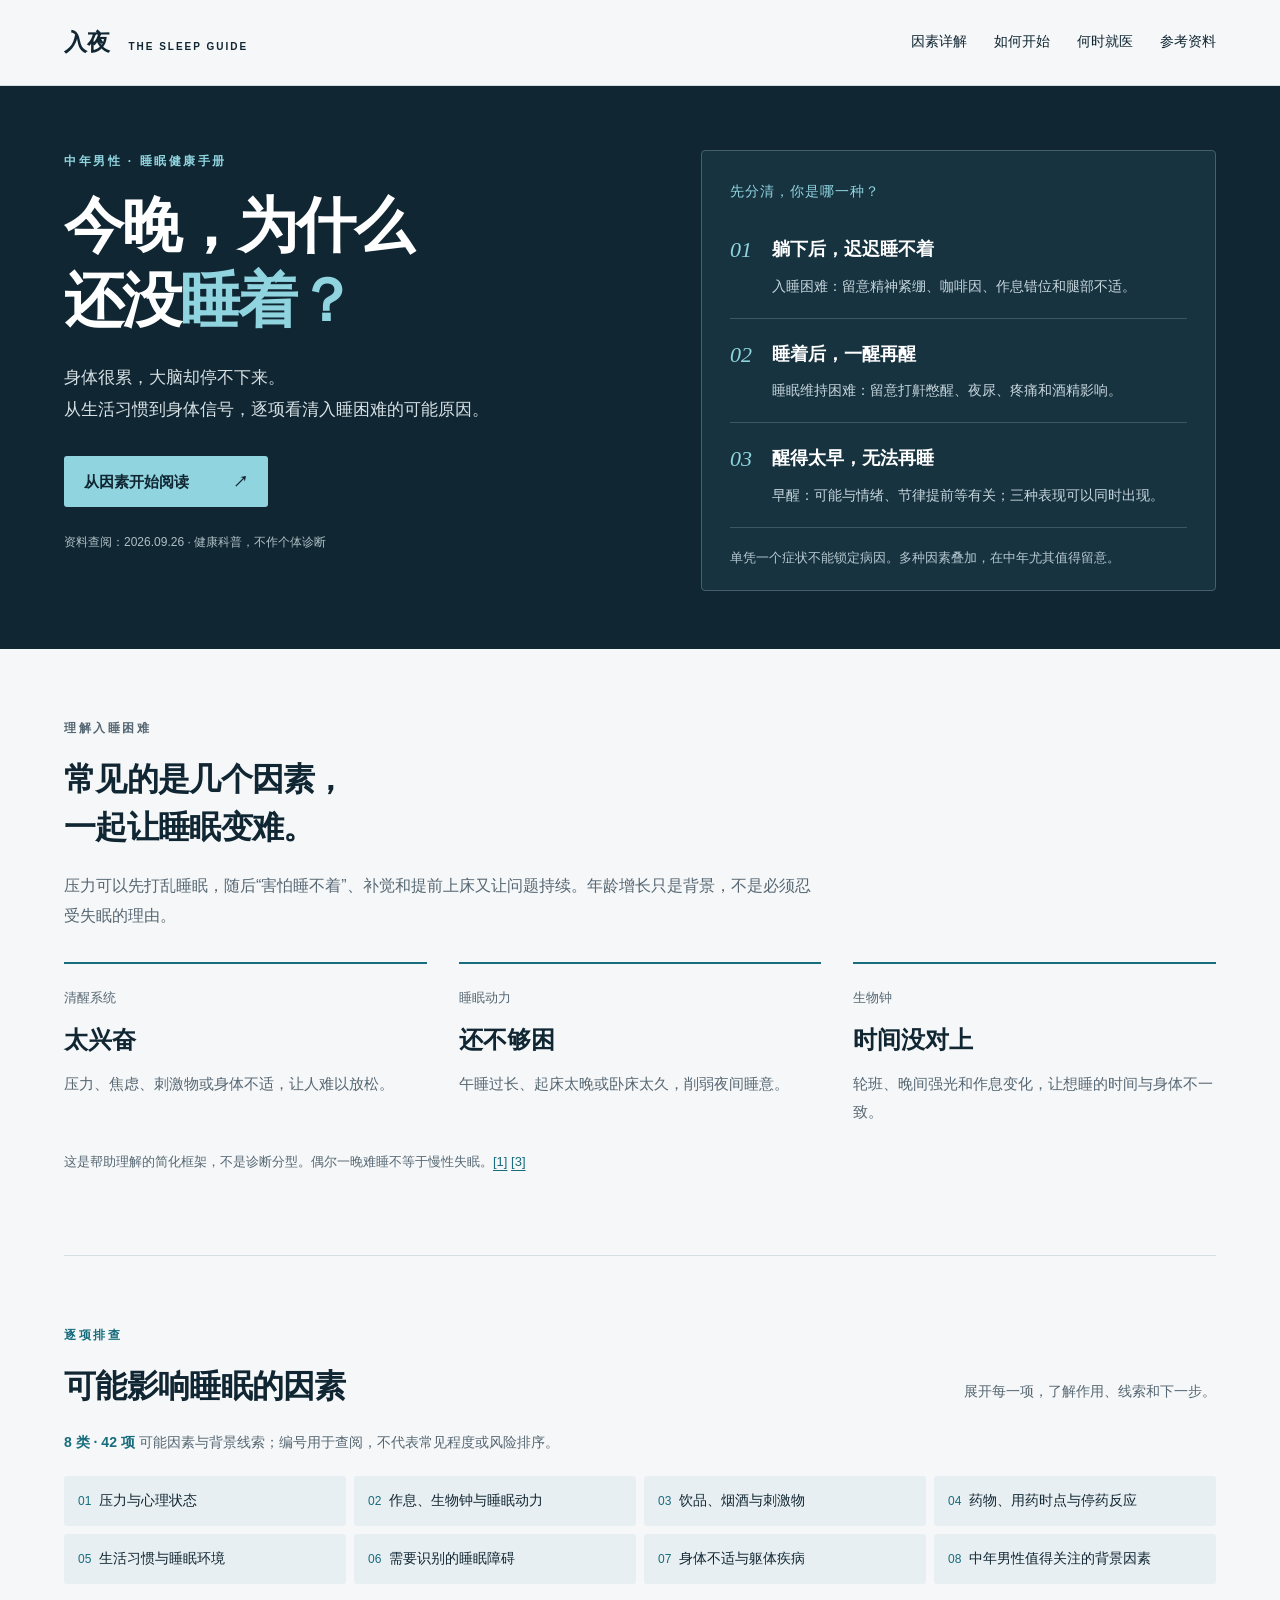
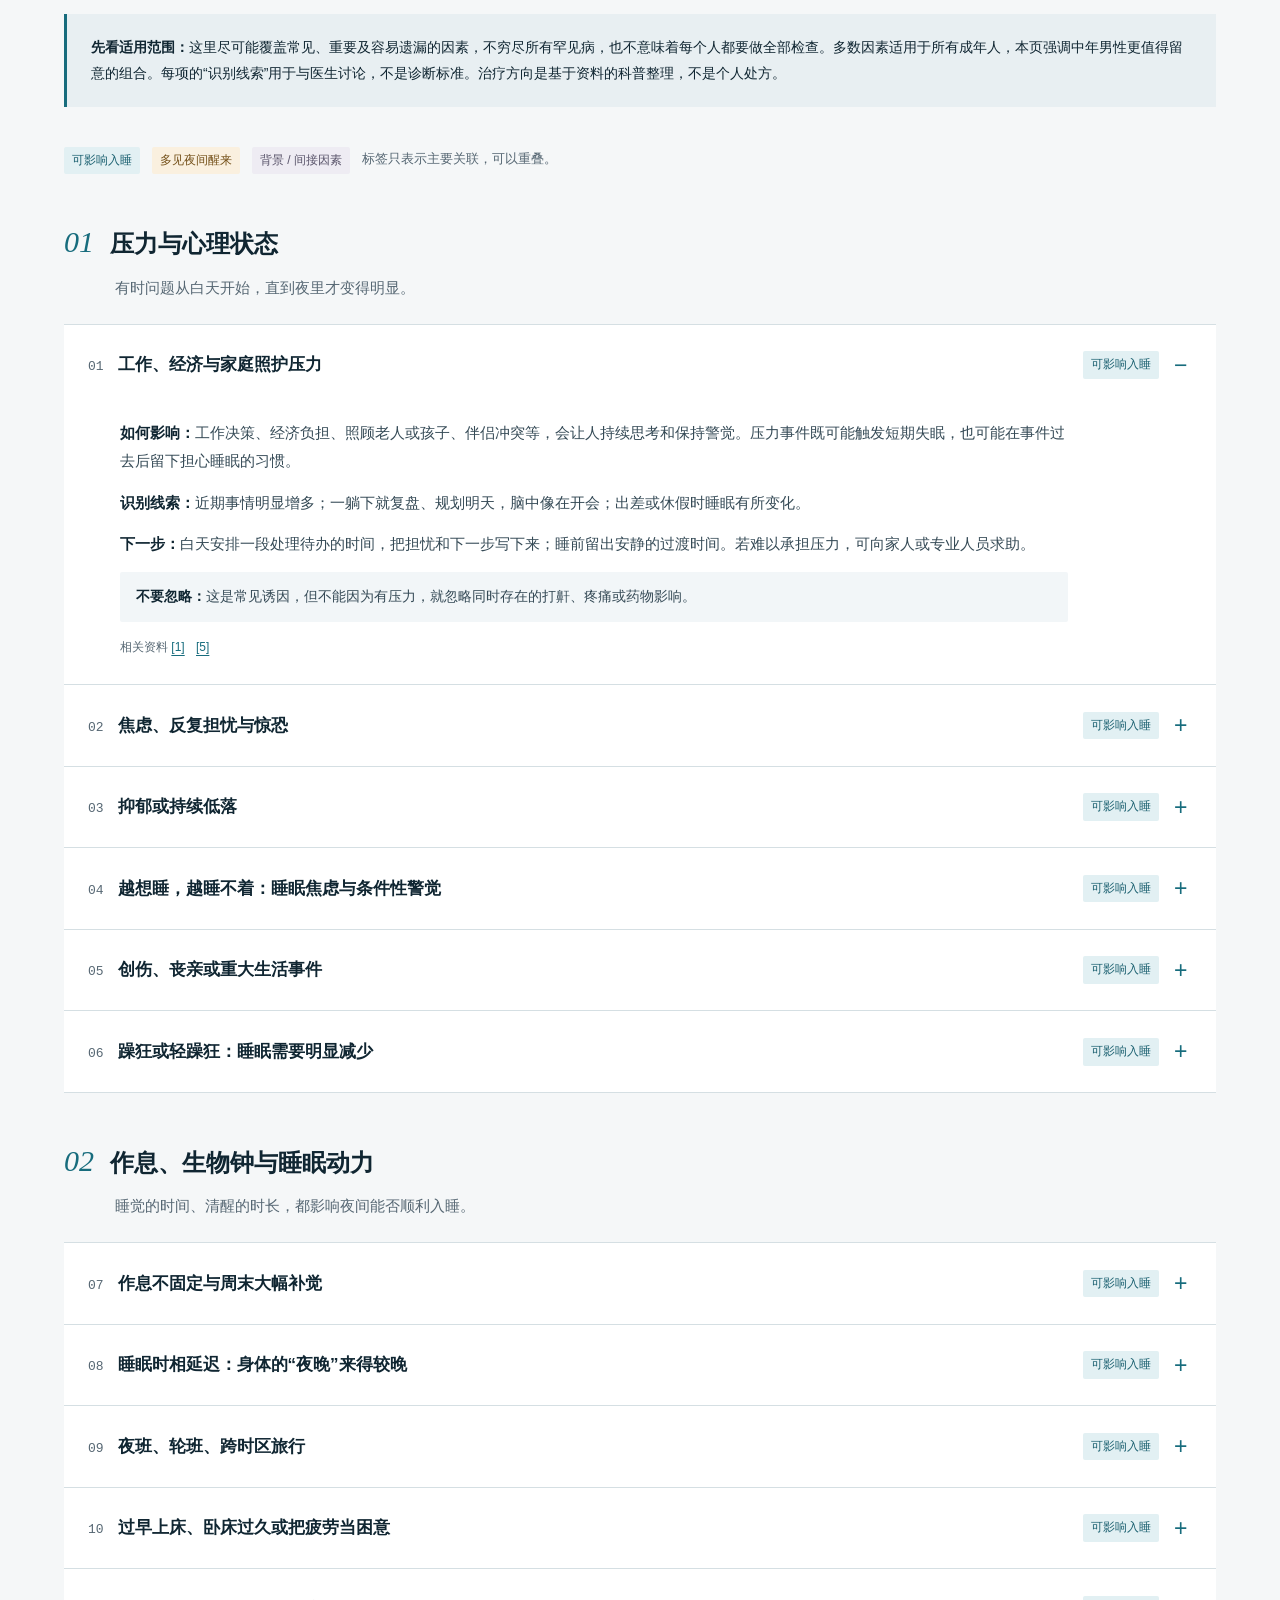
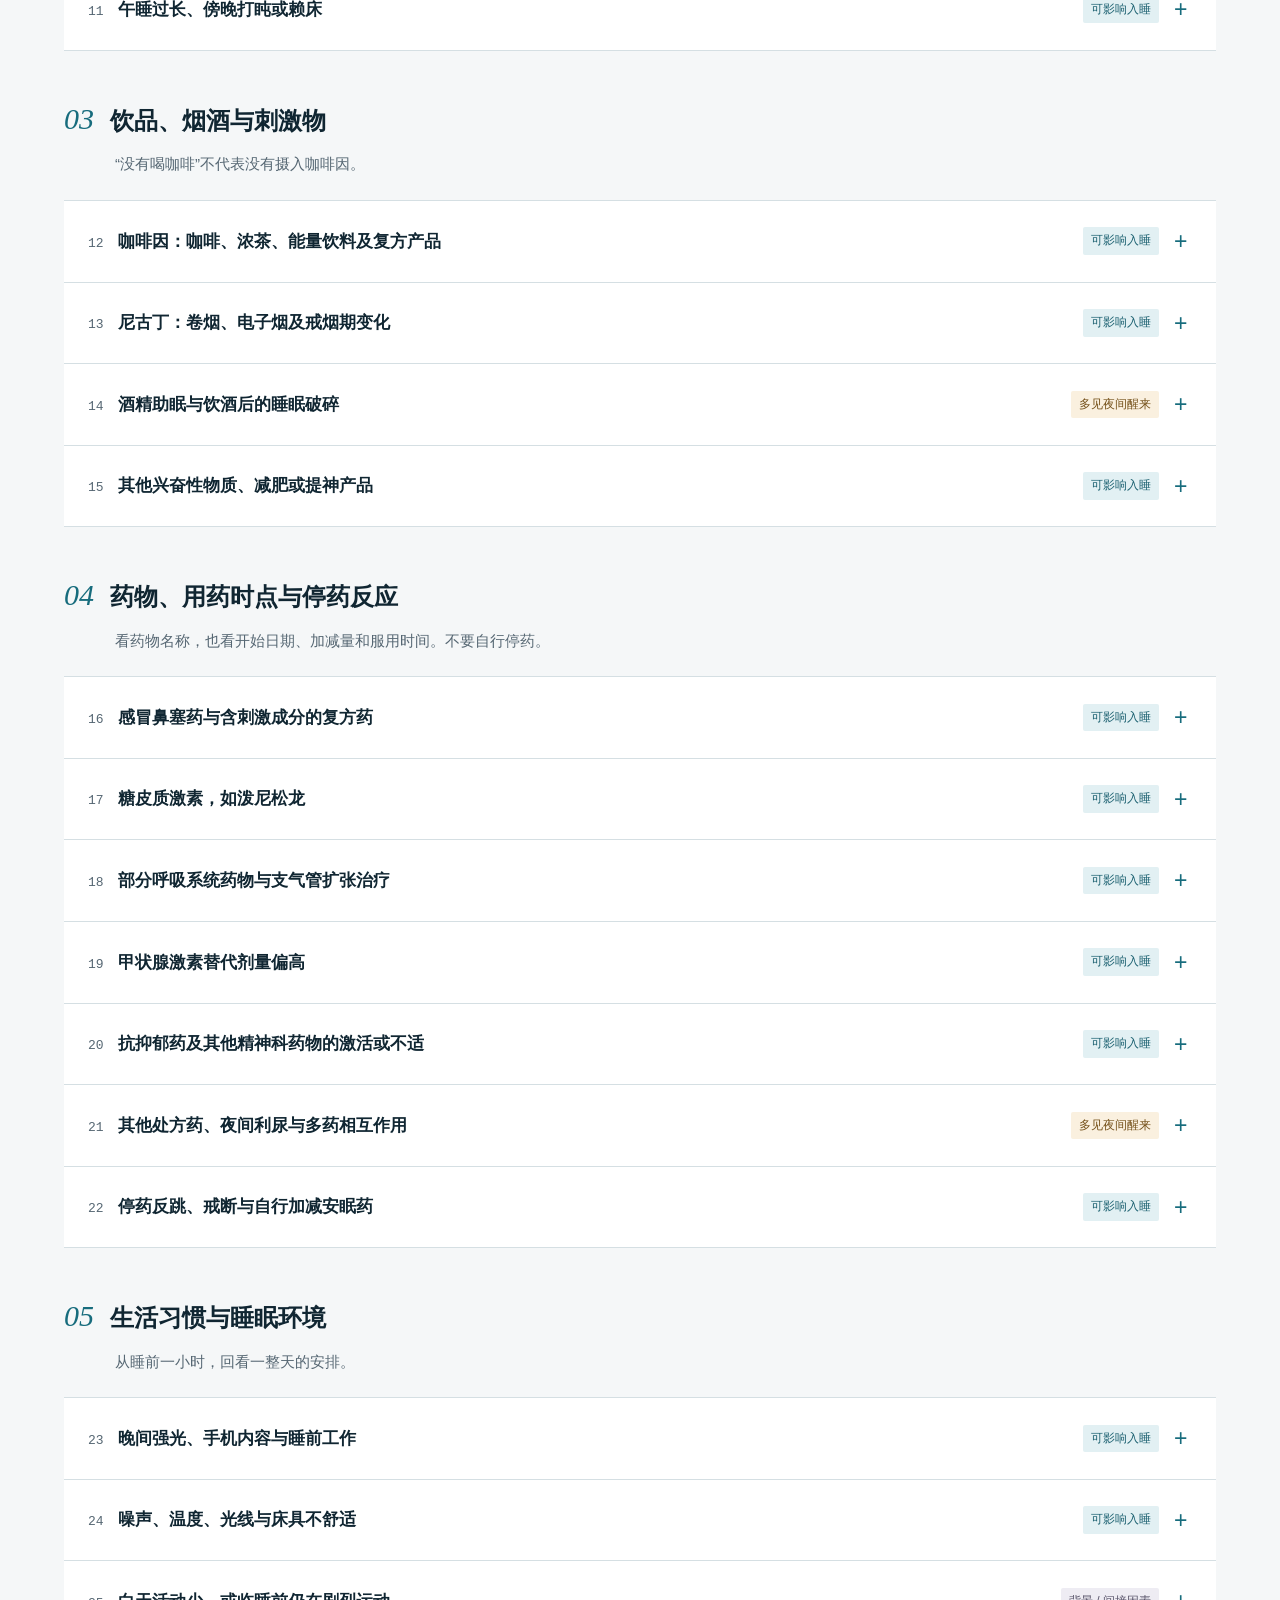
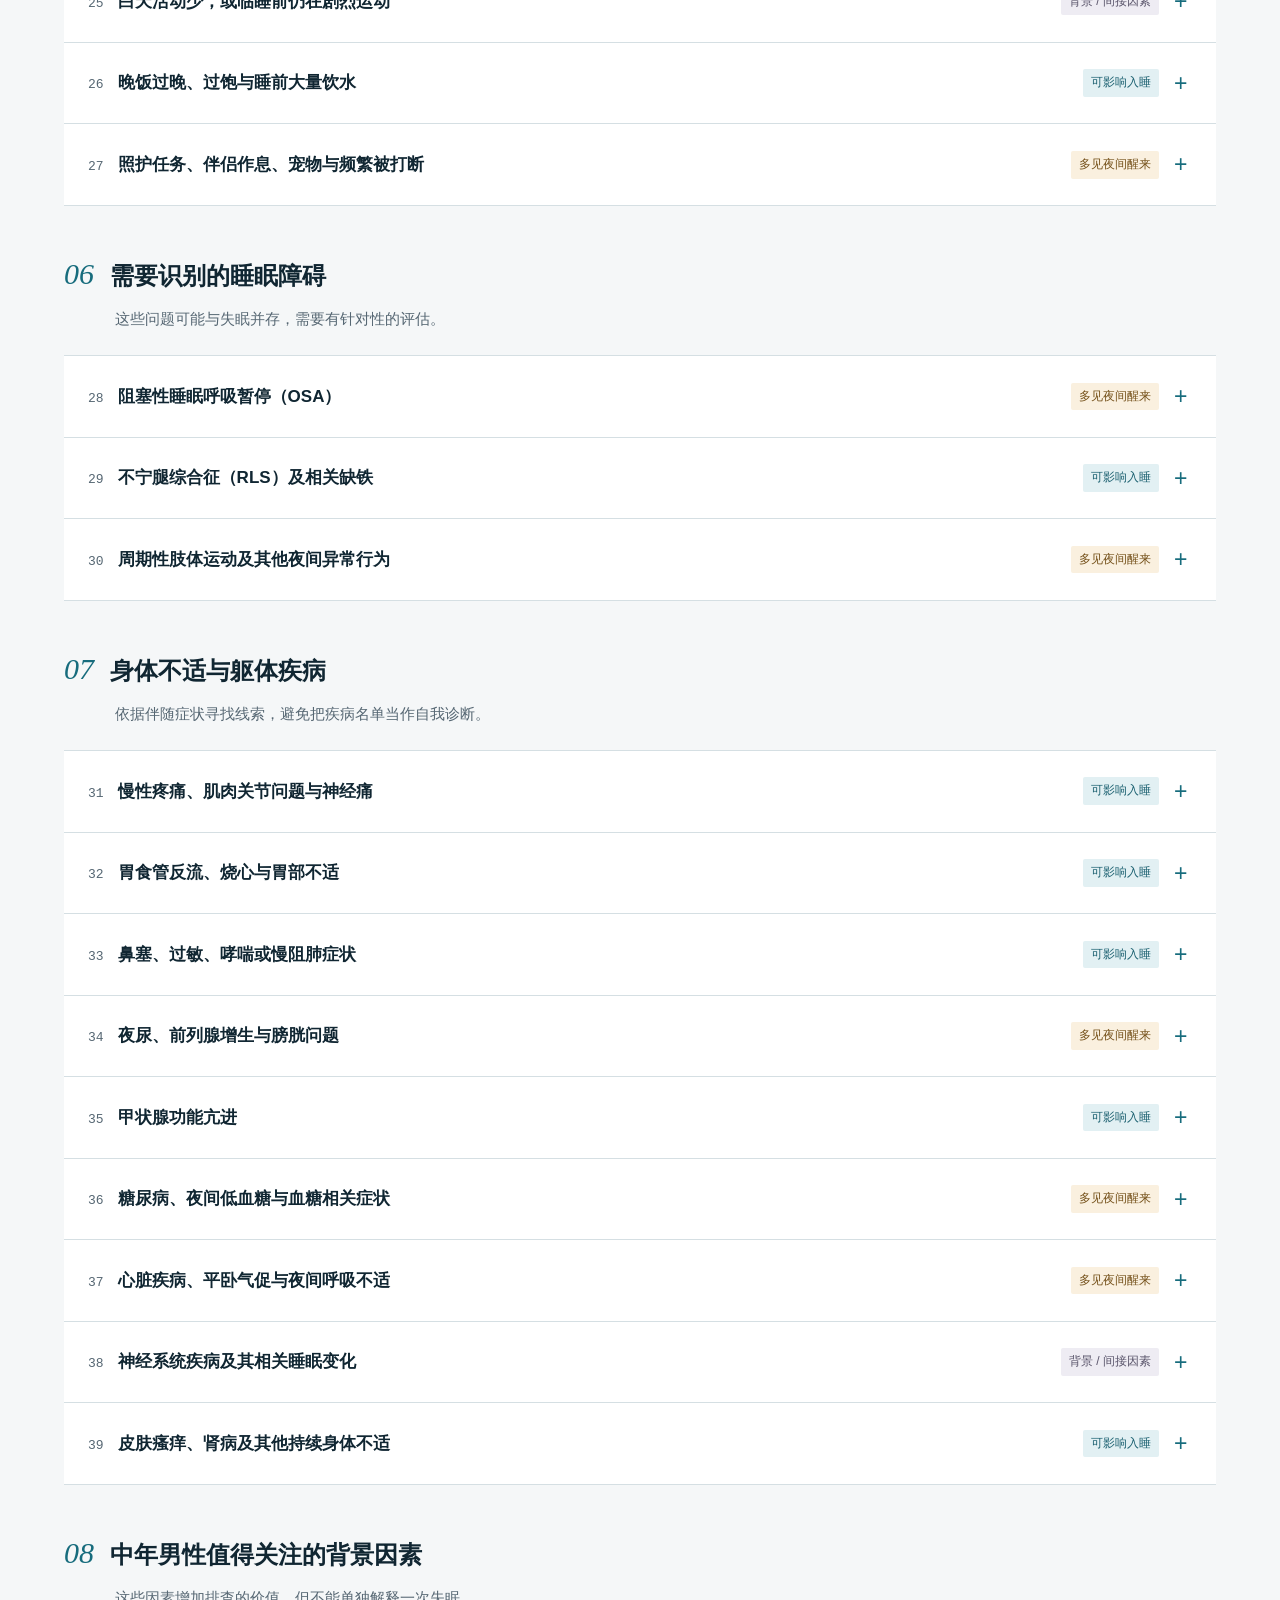
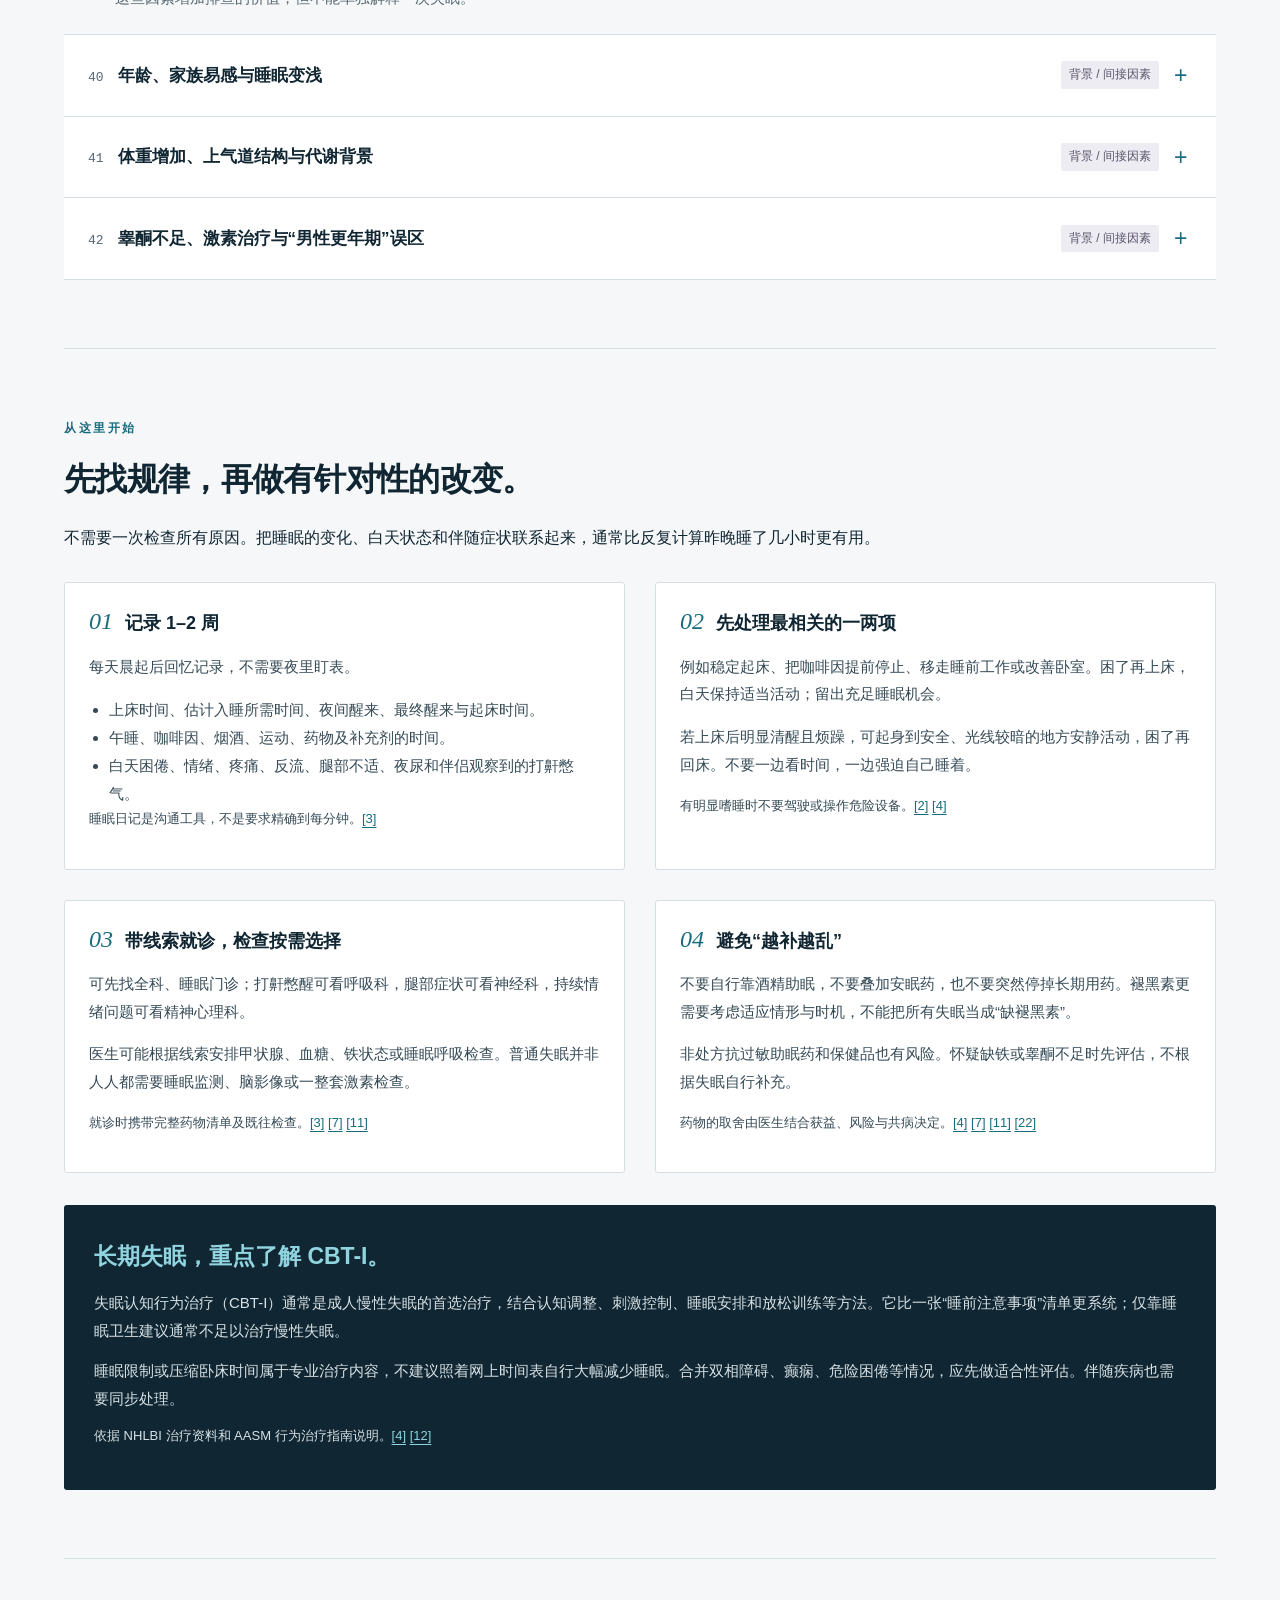
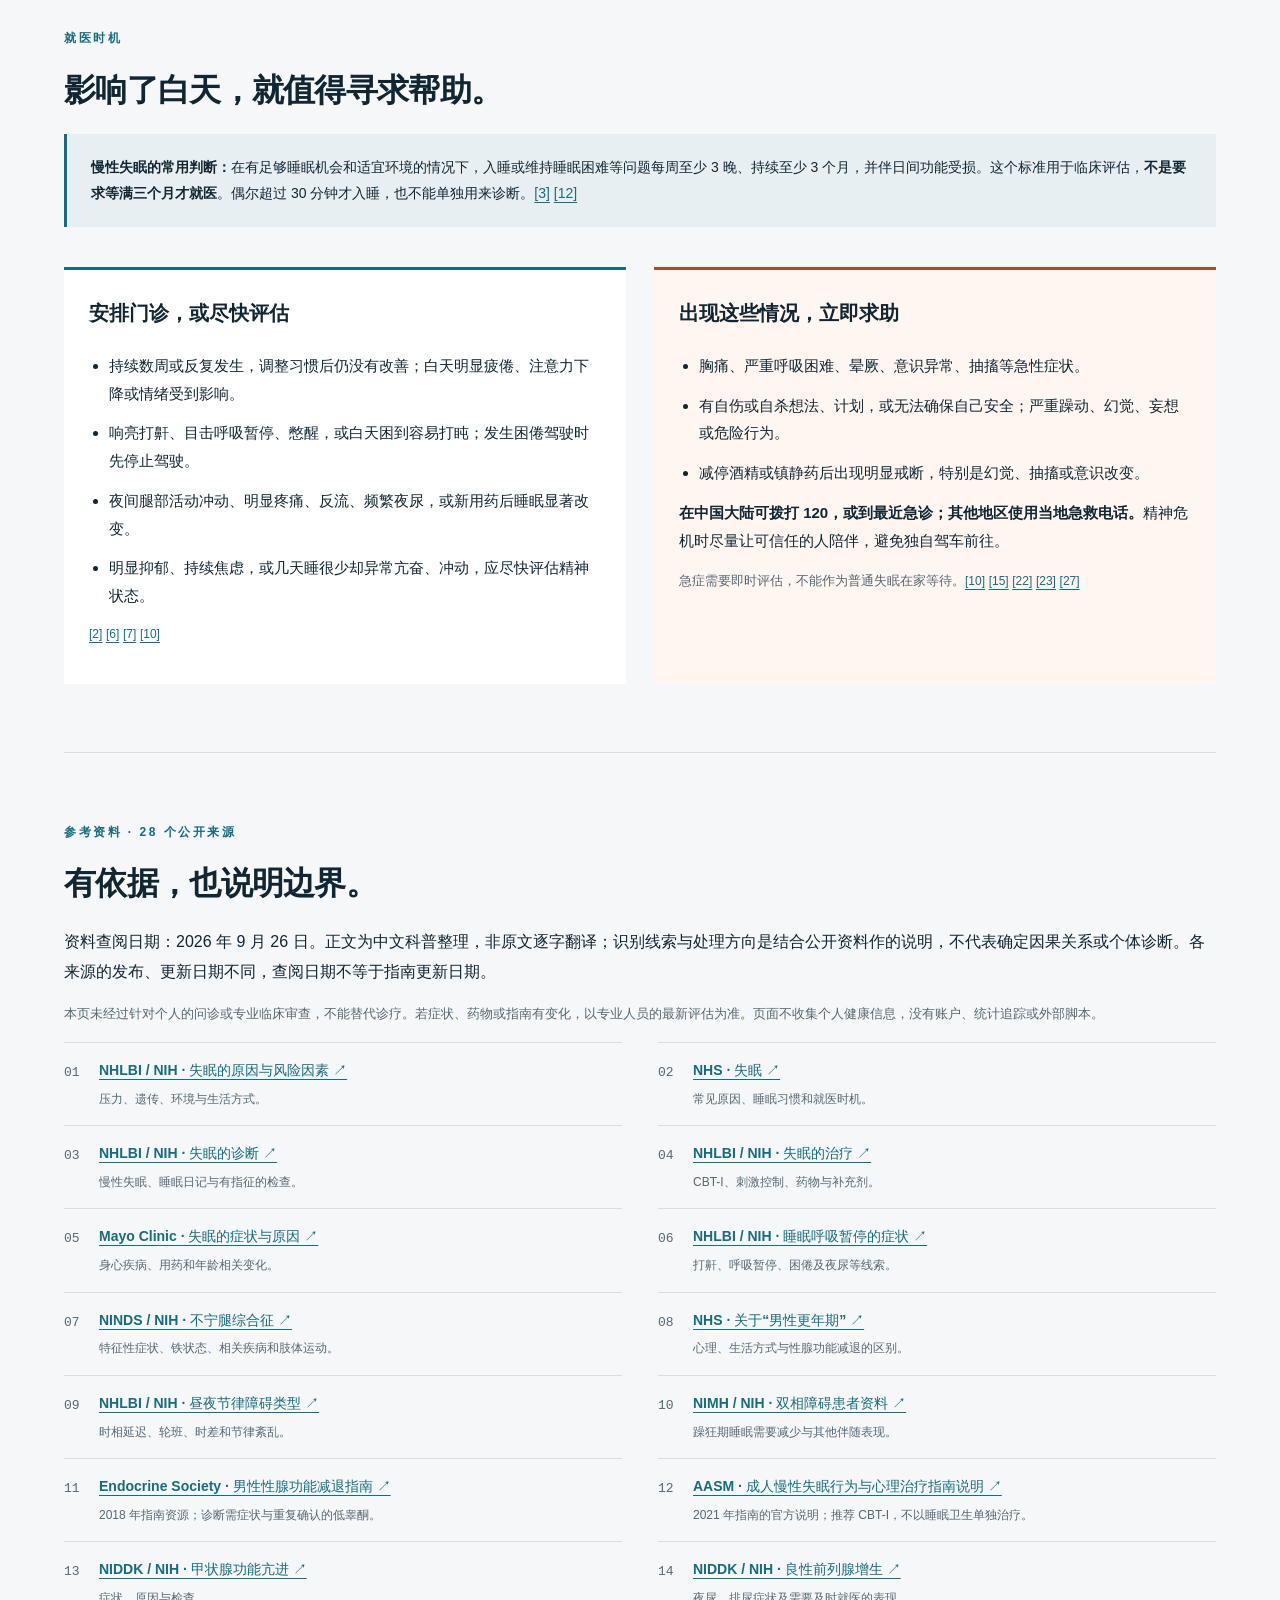
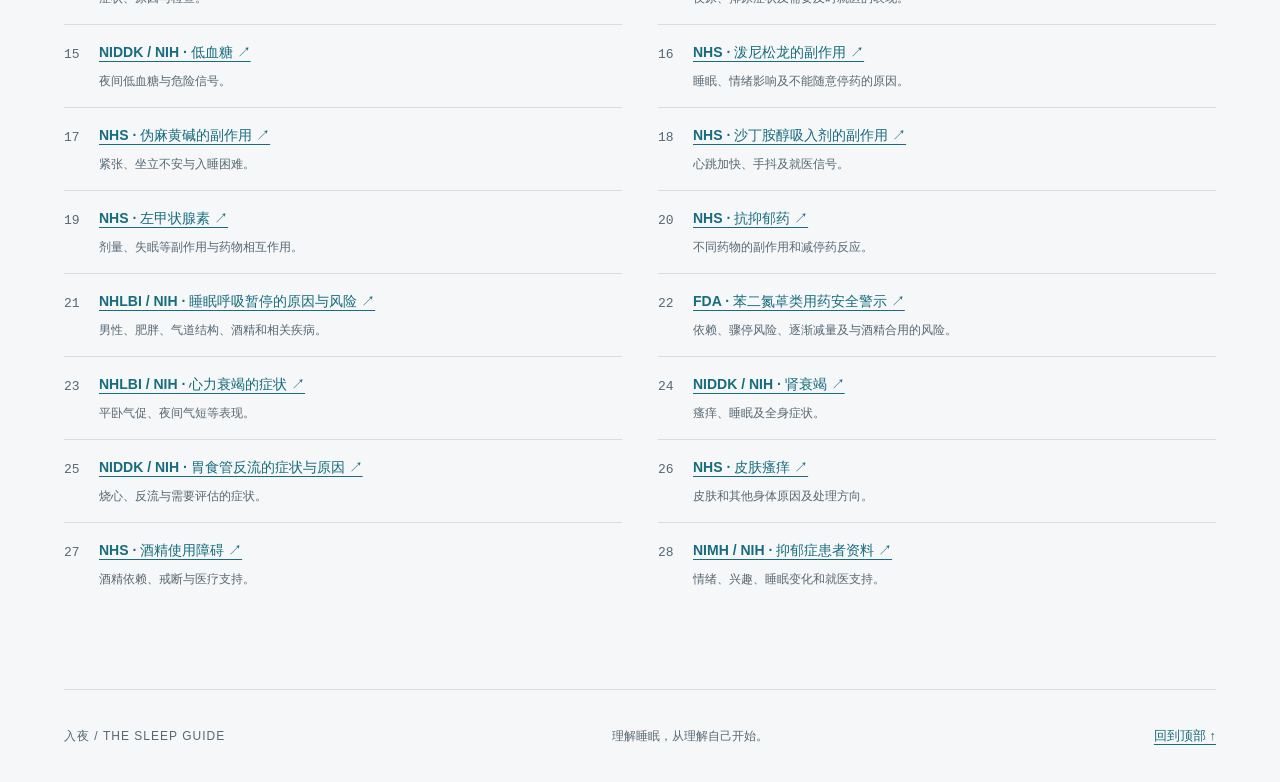
<file: index.html>
<!doctype html>
<html lang="zh-CN"><head><meta charset="utf-8"><meta name="viewport" content="width=device-width,initial-scale=1"><meta name="description" content="中年男性入睡困难的循证科普：心理压力、作息、物质与药物、躯体疾病和睡眠障碍，逐项解释线索、处理方向及就医信号。"><meta name="theme-color" content="#102632"><title>今晚，为什么还没睡着？｜中年男性睡眠指南</title><link rel="icon" href="data:image/svg+xml,%3Csvg xmlns='http://www.w3.org/2000/svg' viewBox='0 0 40 40'%3E%3Crect width='40' height='40' rx='10' fill='%23102632'/%3E%3Cpath d='M27 10a12 12 0 1 0 3 19A13 13 0 0 1 27 10' fill='%238fd4df'/%3E%3C/svg%3E"><link rel="stylesheet" href="style.css"></head>
<body><a class="skip" href="#main">跳至正文</a><header class="topbar"><a class="brand" href="#">入夜 <span>THE SLEEP GUIDE</span></a><nav aria-label="主要导航"><a href="#factors">因素详解</a><a href="#next">如何开始</a><a href="#care">何时就医</a><a href="#sources">参考资料</a></nav></header>
<main id="main"><section class="hero"><div class="hero-copy"><p class="eyebrow">中年男性 · 睡眠健康手册</p><h1>今晚，为什么<br>还没<span>睡着？</span></h1><p class="hero-lead">身体很累，大脑却停不下来。<br>从生活习惯到身体信号，逐项看清入睡困难的可能原因。</p><a class="primary" href="#factors">从因素开始阅读 <span aria-hidden="true">↗</span></a><p class="meta">资料查阅：2026.09.26 · 健康科普，不作个体诊断</p></div><aside class="hero-note"><span class="note-label">先分清，你是哪一种？</span><div class="sleep-type"><span>01</span><div><h2>躺下后，迟迟睡不着</h2><p>入睡困难：留意精神紧绷、咖啡因、作息错位和腿部不适。</p></div></div><div class="sleep-type"><span>02</span><div><h2>睡着后，一醒再醒</h2><p>睡眠维持困难：留意打鼾憋醒、夜尿、疼痛和酒精影响。</p></div></div><div class="sleep-type"><span>03</span><div><h2>醒得太早，无法再睡</h2><p>早醒：可能与情绪、节律提前等有关；三种表现可以同时出现。</p></div></div><p class="note-foot">单凭一个症状不能锁定病因。多种因素叠加，在中年尤其值得留意。</p></aside></section>
<section class="intro content" aria-labelledby="intro-title"><p class="eyebrow">理解入睡困难</p><h2 id="intro-title">常见的是几个因素，<br>一起让睡眠变难。</h2><p>压力可以先打乱睡眠，随后“害怕睡不着”、补觉和提前上床又让问题持续。年龄增长只是背景，不是必须忍受失眠的理由。</p><div class="mechanisms"><div><span>清醒系统</span><h3>太兴奋</h3><p>压力、焦虑、刺激物或身体不适，让人难以放松。</p></div><div><span>睡眠动力</span><h3>还不够困</h3><p>午睡过长、起床太晚或卧床太久，削弱夜间睡意。</p></div><div><span>生物钟</span><h3>时间没对上</h3><p>轮班、晚间强光和作息变化，让想睡的时间与身体不一致。</p></div></div><p class="small">这是帮助理解的简化框架，不是诊断分型。偶尔一晚难睡不等于慢性失眠。<a href="#ref-1">[1]</a> <a href="#ref-3">[3]</a></p></section>
<section id="factors" class="content"><div class="section-heading"><div><p class="eyebrow">逐项排查</p><h2>可能影响睡眠的因素</h2></div><p>展开每一项，了解作用、线索和下一步。</p></div><div id="factor-content"><p class="count-line"><strong>8 类 · 42 项</strong> 可能因素与背景线索；编号用于查阅，不代表常见程度或风险排序。</p><nav class="catalog" aria-label="因素分类"><a href="#mind"><span>01</span>压力与心理状态</a><a href="#rhythm"><span>02</span>作息、生物钟与睡眠动力</a><a href="#substances"><span>03</span>饮品、烟酒与刺激物</a><a href="#medicines"><span>04</span>药物、用药时点与停药反应</a><a href="#habits"><span>05</span>生活习惯与睡眠环境</a><a href="#sleep"><span>06</span>需要识别的睡眠障碍</a><a href="#body"><span>07</span>身体不适与躯体疾病</a><a href="#context"><span>08</span>中年男性值得关注的背景因素</a></nav><div class="scope-note"><strong>先看适用范围：</strong>这里尽可能覆盖常见、重要及容易遗漏的因素，不穷尽所有罕见病，也不意味着每个人都要做全部检查。多数因素适用于所有成年人，本页强调中年男性更值得留意的组合。每项的“识别线索”用于与医生讨论，不是诊断标准。治疗方向是基于资料的科普整理，不是个人处方。</div><div class="legend" aria-label="关联类型说明"><span class="tag">可影响入睡</span><span class="tag maintain">多见夜间醒来</span><span class="tag background">背景 / 间接因素</span><span>标签只表示主要关联，可以重叠。</span></div><article class="factor-group" id="mind" aria-labelledby="heading-mind"><div class="group-heading"><span class="group-num">01</span><h3 id="heading-mind">压力与心理状态</h3></div><p class="group-desc">有时问题从白天开始，直到夜里才变得明显。</p><details id="factor-1" open><summary><span class="factor-title"><span class="factor-no">01</span>工作、经济与家庭照护压力</span><span class="tag ">可影响入睡</span></summary><div class="factor-body"><p><strong>如何影响：</strong>工作决策、经济负担、照顾老人或孩子、伴侣冲突等，会让人持续思考和保持警觉。压力事件既可能触发短期失眠，也可能在事件过去后留下担心睡眠的习惯。</p><p><strong>识别线索：</strong>近期事情明显增多；一躺下就复盘、规划明天，脑中像在开会；出差或休假时睡眠有所变化。</p><p><strong>下一步：</strong>白天安排一段处理待办的时间，把担忧和下一步写下来；睡前留出安静的过渡时间。若难以承担压力，可向家人或专业人员求助。</p><p class="context"><strong>不要忽略：</strong>这是常见诱因，但不能因为有压力，就忽略同时存在的打鼾、疼痛或药物影响。</p><p class="refs">相关资料 <a href="#ref-1" aria-label="参考资料 1">[1]</a> <a href="#ref-5" aria-label="参考资料 5">[5]</a></p></div></details><details id="factor-2"><summary><span class="factor-title"><span class="factor-no">02</span>焦虑、反复担忧与惊恐</span><span class="tag ">可影响入睡</span></summary><div class="factor-body"><p><strong>如何影响：</strong>对健康、工作或未来的担忧使大脑难以停止警戒；心跳加快、肌肉紧绷等身体反应又会强化担忧。惊恐发作也可能让人害怕入睡。</p><p><strong>识别线索：</strong>担忧难以控制，白天也紧张；上床后反复确认身体是否正常；睡意到来时仍无法放松。</p><p><strong>下一步：</strong>记录焦虑与失眠出现的先后关系。若担忧持续、影响生活，找全科、心理或精神科评估；治疗焦虑和处理失眠可以同时进行。</p><p class="context"><strong>不要忽略：</strong>新出现的胸痛、明显气促或晕厥不能自行认定为焦虑，应及时就医。</p><p class="refs">相关资料 <a href="#ref-2" aria-label="参考资料 2">[2]</a> <a href="#ref-5" aria-label="参考资料 5">[5]</a></p></div></details><details id="factor-3"><summary><span class="factor-title"><span class="factor-no">03</span>抑郁或持续低落</span><span class="tag ">可影响入睡</span></summary><div class="factor-body"><p><strong>如何影响：</strong>情绪低落、反刍、自责和兴趣减少可与失眠相互影响。抑郁相关睡眠变化可能表现为入睡难、夜间醒来、早醒，也可能表现为睡得过多。</p><p><strong>识别线索：</strong>除睡眠问题外，持续低落、对原本喜欢的事失去兴趣，精力、食欲或注意力出现明显变化。</p><p><strong>下一步：</strong>若这些表现持续约两周或已明显影响生活，应做情绪评估；不必等睡眠自行恢复后才处理情绪。</p><p class="context"><strong>不要忽略：</strong>单独早醒或入睡慢并不能诊断抑郁；出现自伤、自杀想法时需要立即寻求帮助。</p><p class="refs">相关资料 <a href="#ref-2" aria-label="参考资料 2">[2]</a> <a href="#ref-5" aria-label="参考资料 5">[5]</a> <a href="#ref-28" aria-label="参考资料 28">[28]</a></p></div></details><details id="factor-4"><summary><span class="factor-title"><span class="factor-no">04</span>越想睡，越睡不着：睡眠焦虑与条件性警觉</span><span class="tag ">可影响入睡</span></summary><div class="factor-body"><p><strong>如何影响：</strong>反复在床上清醒、刷手机或担忧，会让床逐渐与清醒和挫败感联系在一起。盯钟、计算还剩几小时、强迫自己睡着，可能维持这种循环。</p><p><strong>识别线索：</strong>沙发上犯困，一上床反而清醒；不断看时间或手环评分；担心一晚没睡就会“彻底垮掉”。</p><p><strong>下一步：</strong>困了再上床；若明显清醒且越来越烦躁，可起身到昏暗处做安静的事，困了再回床，不必盯着分钟数。反复发生可寻求 CBT-I。</p><p class="context"><strong>不要忽略：</strong>这不是意志薄弱。穿戴设备的睡眠时长和分期是估计值，不能代替临床判断。</p><p class="refs">相关资料 <a href="#ref-1" aria-label="参考资料 1">[1]</a> <a href="#ref-4" aria-label="参考资料 4">[4]</a> <a href="#ref-12" aria-label="参考资料 12">[12]</a></p></div></details><details id="factor-5"><summary><span class="factor-title"><span class="factor-no">05</span>创伤、丧亲或重大生活事件</span><span class="tag ">可影响入睡</span></summary><div class="factor-body"><p><strong>如何影响：</strong>失去亲人、事故、暴力经历或其他重大变化，可能带来持续警觉、侵入性回忆、噩梦和对夜晚的恐惧，使人拖延或难以入睡。</p><p><strong>识别线索：</strong>问题在明确事件之后出现；反复做相关噩梦，回避某些场景，夜间特别容易惊吓。</p><p><strong>下一步：</strong>寻求可信任的人支持；若症状持续或影响功能，可接受心理及睡眠评估，必要时进行针对创伤的治疗。</p><p class="context"><strong>不要忽略：</strong>短期悲伤和创伤后应激障碍不能等同；需要结合持续时间、症状和功能影响评估。</p><p class="refs">相关资料 <a href="#ref-1" aria-label="参考资料 1">[1]</a> <a href="#ref-5" aria-label="参考资料 5">[5]</a></p></div></details><details id="factor-6"><summary><span class="factor-title"><span class="factor-no">06</span>躁狂或轻躁狂：睡眠需要明显减少</span><span class="tag ">可影响入睡</span></summary><div class="factor-body"><p><strong>如何影响：</strong>情绪异常高涨或易怒、精力过度旺盛时，可能睡得很少却觉得不需要睡。它与“很困、很想睡但睡不着”有重要区别。</p><p><strong>识别线索：</strong>连续几天少睡仍异常兴奋，话多、想法飞快，活动或消费明显增加，冲动和冒险行为增多。</p><p><strong>下一步：</strong>尽快由精神科评估，尤其既往有双相障碍或近期调整精神科药物者；避免自行用熬夜或睡眠限制法处理。</p><p class="context"><strong>不要忽略：</strong>若伴失控、幻觉、妄想或危险行为，应立即就医。这不是用症状清单即可自行诊断的疾病。</p><p class="refs">相关资料 <a href="#ref-10" aria-label="参考资料 10">[10]</a></p></div></details></article><article class="factor-group" id="rhythm" aria-labelledby="heading-rhythm"><div class="group-heading"><span class="group-num">02</span><h3 id="heading-rhythm">作息、生物钟与睡眠动力</h3></div><p class="group-desc">睡觉的时间、清醒的时长，都影响夜间能否顺利入睡。</p><details id="factor-7"><summary><span class="factor-title"><span class="factor-no">07</span>作息不固定与周末大幅补觉</span><span class="tag ">可影响入睡</span></summary><div class="factor-body"><p><strong>如何影响：</strong>起床和入睡时间反复变化，身体难以形成稳定节律。周末睡到中午，可能让周日晚上困意来得更晚。</p><p><strong>识别线索：</strong>工作日早起、周末明显晚起；放假后一两天特别难睡；每天上床时间差异大。</p><p><strong>下一步：</strong>优先稳定起床时间，再根据真实困意安排上床；逐步缩小工作日与休息日的差异，并记录变化。</p><p class="context"><strong>不要忽略：</strong>偶尔补觉不等于疾病；不要为了追求绝对规律而在危险困倦时硬撑驾驶。</p><p class="refs">相关资料 <a href="#ref-1" aria-label="参考资料 1">[1]</a> <a href="#ref-9" aria-label="参考资料 9">[9]</a></p></div></details><details id="factor-8"><summary><span class="factor-title"><span class="factor-no">08</span>睡眠时相延迟：身体的“夜晚”来得较晚</span><span class="tag ">可影响入睡</span></summary><div class="factor-body"><p><strong>如何影响：</strong>生物钟与希望入睡的时间错位，早早上床仍很清醒。若允许按自身较晚的时段睡，睡眠往往相对正常。</p><p><strong>识别线索：</strong>长期凌晨才困，早晨难醒；不受工作约束时能较完整地睡到晚些时候，而不是整夜都无法入睡。</p><p><strong>下一步：</strong>带着工作日和休息日的睡眠记录到睡眠门诊。光照、作息调整和某些治疗需要结合节律时点制定。</p><p class="context"><strong>不要忽略：</strong>不能把所有熬夜都叫时相延迟障碍；褪黑素的时机很关键，随意在睡前加量未必有帮助。</p><p class="refs">相关资料 <a href="#ref-9" aria-label="参考资料 9">[9]</a> <a href="#ref-4" aria-label="参考资料 4">[4]</a></p></div></details><details id="factor-9"><summary><span class="factor-title"><span class="factor-no">09</span>夜班、轮班、跨时区旅行</span><span class="tag ">可影响入睡</span></summary><div class="factor-body"><p><strong>如何影响：</strong>在生物钟倾向清醒时强迫睡眠，或在身体想睡时工作，会造成作息与内在节律不一致。频繁换班和跨时区可进一步扰乱睡眠。</p><p><strong>识别线索：</strong>难睡与班次或旅行有明确关系；白天补觉浅而短，夜间工作时又明显困倦。</p><p><strong>下一步：</strong>尽量争取较稳定的班次，保护连续睡眠时间，协调光照和卧室遮光；长期轮班问题可到睡眠或职业健康门诊咨询。</p><p class="context"><strong>不要忽略：</strong>不能用普通朝九晚五的作息建议生硬套用轮班人群；下班后困倦驾驶尤其需要避免。</p><p class="refs">相关资料 <a href="#ref-1" aria-label="参考资料 1">[1]</a> <a href="#ref-9" aria-label="参考资料 9">[9]</a></p></div></details><details id="factor-10"><summary><span class="factor-title"><span class="factor-no">10</span>过早上床、卧床过久或把疲劳当困意</span><span class="tag ">可影响入睡</span></summary><div class="factor-body"><p><strong>如何影响：</strong>疲惫不一定代表即将睡着。为补偿前一晚睡不好而提前很久上床，可能增加清醒卧床时间，并强化床与清醒的联系。</p><p><strong>识别线索：</strong>身体累但眼睛不困；计划睡很久，实际多半时间在床上等待；午后也常躺床休息。</p><p><strong>下一步：</strong>区分“累”与“困”，有困意再上床，同时保留足够睡眠机会。需要调整卧床时间时，可由 CBT-I 专业人员指导。</p><p class="context"><strong>不要忽略：</strong>不要自行把睡眠压缩到很短；双相障碍、癫痫、危险困倦或安全敏感工作者尤其需要专业评估。</p><p class="refs">相关资料 <a href="#ref-4" aria-label="参考资料 4">[4]</a> <a href="#ref-12" aria-label="参考资料 12">[12]</a></p></div></details><details id="factor-11"><summary><span class="factor-title"><span class="factor-no">11</span>午睡过长、傍晚打盹或赖床</span><span class="tag ">可影响入睡</span></summary><div class="factor-body"><p><strong>如何影响：</strong>白天或傍晚已经睡了一段，夜里积累的睡意可能减少。前夜失眠后反复补觉，可能把这种模式延续下去。</p><p><strong>识别线索：</strong>午后睡很久、晚饭后沙发上睡着；夜间入睡困难在这些日子更明显。</p><p><strong>下一步：</strong>记录午睡时间与夜间入睡的关系；失眠期间可尝试减少或取消午睡，避免傍晚长时间打盹。</p><p class="context"><strong>不要忽略：</strong>若白天困得无法保持清醒，不应只归因于午睡习惯，应评估睡眠不足、呼吸暂停或其他原因。</p><p class="refs">相关资料 <a href="#ref-1" aria-label="参考资料 1">[1]</a> <a href="#ref-2" aria-label="参考资料 2">[2]</a> <a href="#ref-4" aria-label="参考资料 4">[4]</a></p></div></details></article><article class="factor-group" id="substances" aria-labelledby="heading-substances"><div class="group-heading"><span class="group-num">03</span><h3 id="heading-substances">饮品、烟酒与刺激物</h3></div><p class="group-desc">“没有喝咖啡”不代表没有摄入咖啡因。</p><details id="factor-12"><summary><span class="factor-title"><span class="factor-no">12</span>咖啡因：咖啡、浓茶、能量饮料及复方产品</span><span class="tag ">可影响入睡</span></summary><div class="factor-body"><p><strong>如何影响：</strong>咖啡因会减弱睡意；影响与总量、饮用时间及个人敏感性有关。茶、可乐、能量饮料、部分止痛药和运动补充剂也可能含有咖啡因。</p><p><strong>识别线索：</strong>下午或晚间饮用后更难睡；心慌或思维活跃；换成无咖啡因饮品后有所改善。</p><p><strong>下一步：</strong>把所有来源和饮用时间记下来。可先尝试睡前至少 6 小时不摄入，敏感者需更早停止；大量饮用者可逐渐减少。</p><p class="context"><strong>不要忽略：</strong>“6 小时”是可尝试的起点，不是保证不影响睡眠的界线；不同人的作用持续时间有差异。</p><p class="refs">相关资料 <a href="#ref-1" aria-label="参考资料 1">[1]</a> <a href="#ref-2" aria-label="参考资料 2">[2]</a> <a href="#ref-5" aria-label="参考资料 5">[5]</a></p></div></details><details id="factor-13"><summary><span class="factor-title"><span class="factor-no">13</span>尼古丁：卷烟、电子烟及戒烟期变化</span><span class="tag ">可影响入睡</span></summary><div class="factor-body"><p><strong>如何影响：</strong>尼古丁具有刺激作用，可能影响入睡；夜间渴求或戒断不适也可能扰乱睡眠。抽一支“放松”可能只是暂时缓解渴求。</p><p><strong>识别线索：</strong>睡前吸烟或使用电子烟，夜间醒来想抽烟；开始戒烟后短期更难睡。</p><p><strong>下一步：</strong>寻求戒烟支持，并与医生讨论戒烟方案和睡眠变化；若使用戒烟药物或尼古丁替代品，按说明及医嘱评估使用时点。</p><p class="context"><strong>不要忽略：</strong>不要因短期睡眠变化恢复吸烟；烟草也可能加重呼吸道问题。</p><p class="refs">相关资料 <a href="#ref-1" aria-label="参考资料 1">[1]</a> <a href="#ref-2" aria-label="参考资料 2">[2]</a> <a href="#ref-21" aria-label="参考资料 21">[21]</a></p></div></details><details id="factor-14"><summary><span class="factor-title"><span class="factor-no">14</span>酒精助眠与饮酒后的睡眠破碎</span><span class="tag maintain">多见夜间醒来</span></summary><div class="factor-body"><p><strong>如何影响：</strong>酒精可能先带来困意，却让后半夜更易醒，也可能加重上气道塌陷、打鼾和呼吸暂停。依赖酒精入睡会增加后续问题。</p><p><strong>识别线索：</strong>喝酒当晚入睡似乎容易，凌晨却频繁醒、口干或打鼾明显；不喝时又觉得更难睡。</p><p><strong>下一步：</strong>不要把酒精当安眠药；观察减少晚间饮酒后睡眠的变化。长期大量饮酒或有戒断史者，应让医生协助减停。</p><p class="context"><strong>不要忽略：</strong>重度依赖者突然停酒可能危险；明显手抖、出汗、幻觉、意识异常或抽搐，应及时急诊处理。</p><p class="refs">相关资料 <a href="#ref-2" aria-label="参考资料 2">[2]</a> <a href="#ref-4" aria-label="参考资料 4">[4]</a> <a href="#ref-21" aria-label="参考资料 21">[21]</a> <a href="#ref-27" aria-label="参考资料 27">[27]</a></p></div></details><details id="factor-15"><summary><span class="factor-title"><span class="factor-no">15</span>其他兴奋性物质、减肥或提神产品</span><span class="tag ">可影响入睡</span></summary><div class="factor-body"><p><strong>如何影响：</strong>中枢兴奋性物质可提高警觉，抑制睡意；部分减肥、提神或健身产品含刺激性成分，叠加咖啡因后更明显。</p><p><strong>识别线索：</strong>新开始某产品后出现持续清醒、心慌、焦躁；不知道产品完整成分或同时使用多种提神产品。</p><p><strong>下一步：</strong>保留包装和成分表，向医生或药师说明所有使用情况；处方兴奋剂应由开药医生评估剂量、时点和替代方案。</p><p class="context"><strong>不要忽略：</strong>非法兴奋剂和成分不明产品的风险不能仅按“影响睡眠”处理；出现胸痛、高热或精神异常应立即就医。</p><p class="refs">相关资料 <a href="#ref-2" aria-label="参考资料 2">[2]</a> <a href="#ref-5" aria-label="参考资料 5">[5]</a></p></div></details></article><article class="factor-group" id="medicines" aria-labelledby="heading-medicines"><div class="group-heading"><span class="group-num">04</span><h3 id="heading-medicines">药物、用药时点与停药反应</h3></div><p class="group-desc">看药物名称，也看开始日期、加减量和服用时间。不要自行停药。</p><details id="factor-16"><summary><span class="factor-title"><span class="factor-no">16</span>感冒鼻塞药与含刺激成分的复方药</span><span class="tag ">可影响入睡</span></summary><div class="factor-body"><p><strong>如何影响：</strong>含伪麻黄碱的减充血药可能让人紧张、坐立不安或难以入睡；某些复方感冒药、止痛药还含咖啡因。</p><p><strong>识别线索：</strong>感冒期间才开始难睡，尤其在晚间用药后；伴心悸或紧张；不同品牌重复服用了相似成分。</p><p><strong>下一步：</strong>请药师核对成分及重复用药，讨论是否可调整时点或选用合适替代品；鼻塞本身也需要处理。</p><p class="context"><strong>不要忽略：</strong>并非所有感冒药都会兴奋；不能因某成分可嗜睡，就把复方感冒药当长期安眠药。</p><p class="refs">相关资料 <a href="#ref-17" aria-label="参考资料 17">[17]</a> <a href="#ref-5" aria-label="参考资料 5">[5]</a></p></div></details><details id="factor-17"><summary><span class="factor-title"><span class="factor-no">17</span>糖皮质激素，如泼尼松龙</span><span class="tag ">可影响入睡</span></summary><div class="factor-body"><p><strong>如何影响：</strong>口服或全身性糖皮质激素可能影响睡眠、情绪和警觉性，个别情况下可出现明显精神症状。影响与个体及治疗方案有关。</p><p><strong>识别线索：</strong>治疗开始或加量后入睡变难、精力异常增加、烦躁；晚间服药后更明显。</p><p><strong>下一步：</strong>向开药医生报告症状。某些每日一次方案可安排在早晨，但必须确认适合自己的处方。</p><p class="context"><strong>不要忽略：</strong>不能突然停用需逐步减量的激素，也不能把所有外用、吸入和口服制剂的风险视为相同。</p><p class="refs">相关资料 <a href="#ref-16" aria-label="参考资料 16">[16]</a></p></div></details><details id="factor-18"><summary><span class="factor-title"><span class="factor-no">18</span>部分呼吸系统药物与支气管扩张治疗</span><span class="tag ">可影响入睡</span></summary><div class="factor-body"><p><strong>如何影响：</strong>部分哮喘用药可能影响睡眠；沙丁胺醇等药物可引起心跳加快或手抖，这些不适也可能干扰放松。夜间频繁用药还可能提示原病控制欠佳。</p><p><strong>识别线索：</strong>喘息和睡不好同时出现，或用药后出现明显心悸、手抖；夜间反复需要缓解药物。</p><p><strong>下一步：</strong>让医生同时检查哮喘或慢阻肺控制情况、用药频率及吸入方法，而不是只增加安眠药。</p><p class="context"><strong>不要忽略：</strong>不要为了睡觉而停用必要的呼吸药物；严重或持续气促需要及时就医。</p><p class="refs">相关资料 <a href="#ref-5" aria-label="参考资料 5">[5]</a> <a href="#ref-18" aria-label="参考资料 18">[18]</a></p></div></details><details id="factor-19"><summary><span class="factor-title"><span class="factor-no">19</span>甲状腺激素替代剂量偏高</span><span class="tag ">可影响入睡</span></summary><div class="factor-body"><p><strong>如何影响：</strong>左甲状腺素剂量超过需要时，可能出现类似甲状腺功能亢进的反应，包括焦虑、出汗、心悸和入睡困难。</p><p><strong>识别线索：</strong>近期加量或服药方式改变；同时出现怕热、体重下降、手抖，或复查甲状腺指标异常。</p><p><strong>下一步：</strong>联系医生核对剂量、服用方法、相互作用及复查时机，由检查结果指导调整。</p><p class="context"><strong>不要忽略：</strong>不能仅凭失眠认定剂量过高，也不要自行停药或隔天乱服。</p><p class="refs">相关资料 <a href="#ref-13" aria-label="参考资料 13">[13]</a> <a href="#ref-19" aria-label="参考资料 19">[19]</a></p></div></details><details id="factor-20"><summary><span class="factor-title"><span class="factor-no">20</span>抗抑郁药及其他精神科药物的激活或不适</span><span class="tag ">可影响入睡</span></summary><div class="factor-body"><p><strong>如何影响：</strong>部分抗抑郁药可能带来焦躁、清醒或睡眠困难，也有药物以嗜睡为主。某些药物引起的坐立不安或加重不宁腿，也会影响入睡。</p><p><strong>识别线索：</strong>开始、换药或加量后明显变化；白天也坐立不安、腿想动，或夜间睡少却异常兴奋。</p><p><strong>下一步：</strong>及时向开药医生描述具体变化，由医生调整方案。原有情绪疾病本身也可能影响睡眠，需要一起判断。</p><p class="context"><strong>不要忽略：</strong>不同药物作用不一致，不能笼统认为抗抑郁药都助眠或都致失眠；出现自伤想法或躁狂迹象要立即报告。</p><p class="refs">相关资料 <a href="#ref-7" aria-label="参考资料 7">[7]</a> <a href="#ref-10" aria-label="参考资料 10">[10]</a> <a href="#ref-20" aria-label="参考资料 20">[20]</a></p></div></details><details id="factor-21"><summary><span class="factor-title"><span class="factor-no">21</span>其他处方药、夜间利尿与多药相互作用</span><span class="tag maintain">多见夜间醒来</span></summary><div class="factor-body"><p><strong>如何影响：</strong>部分降压药等处方药可能影响睡眠；利尿作用会增加排尿，服药时点也可能影响夜间睡眠。多种药物合用会让原因更难辨认。</p><p><strong>识别线索：</strong>夜尿与服药时间相关；新增加药物后睡眠改变；同时服用多种处方药、非处方药及保健品。</p><p><strong>下一步：</strong>带上完整药物清单，请医生或药师逐一核对适应证、剂量、时点和相互作用；包括中草药和“助眠”补充剂。</p><p class="context"><strong>不要忽略：</strong>不是所有降压药都会影响睡眠。不能为减少夜尿擅自停用心脏病、血压或水肿治疗药物。</p><p class="refs">相关资料 <a href="#ref-3" aria-label="参考资料 3">[3]</a> <a href="#ref-5" aria-label="参考资料 5">[5]</a> <a href="#ref-14" aria-label="参考资料 14">[14]</a></p></div></details><details id="factor-22"><summary><span class="factor-title"><span class="factor-no">22</span>停药反跳、戒断与自行加减安眠药</span><span class="tag ">可影响入睡</span></summary><div class="factor-body"><p><strong>如何影响：</strong>部分镇静安眠药持续使用后突然减停，可能出现比原来更明显的失眠和焦虑；抗抑郁药减停也可能引起睡眠变化。</p><p><strong>识别线索：</strong>漏服或骤停后短时间内睡眠明显恶化，伴心慌、手抖、焦躁或其他新不适。</p><p><strong>下一步：</strong>联系开药医生制定个体化减量方案；记录用药和症状，不自行反复停药、加量或混合多种助眠药。</p><p class="context"><strong>不要忽略：</strong>苯二氮䓬类突然停用可能出现严重戒断，甚至癫痫发作；与酒精或阿片类合用还可能抑制呼吸。</p><p class="refs">相关资料 <a href="#ref-20" aria-label="参考资料 20">[20]</a> <a href="#ref-22" aria-label="参考资料 22">[22]</a></p></div></details></article><article class="factor-group" id="habits" aria-labelledby="heading-habits"><div class="group-heading"><span class="group-num">05</span><h3 id="heading-habits">生活习惯与睡眠环境</h3></div><p class="group-desc">从睡前一小时，回看一整天的安排。</p><details id="factor-23"><summary><span class="factor-title"><span class="factor-no">23</span>晚间强光、手机内容与睡前工作</span><span class="tag ">可影响入睡</span></summary><div class="factor-body"><p><strong>如何影响：</strong>光照可能推迟睡意；信息刺激、争论、游戏、短视频和工作任务也会让大脑保持活跃。不断延后放下手机还会压缩睡眠机会。</p><p><strong>识别线索：</strong>越刷越精神；临睡前处理高强度工作或消息；夜间灯光明亮，而白天很少接触自然光。</p><p><strong>下一步：</strong>逐步调暗晚间灯光，为睡前安排安静、低刺激的活动；把工作和高唤醒内容移出床铺。白天安排适当户外活动。</p><p class="context"><strong>不要忽略：</strong>夜间模式或滤蓝光只能改变部分光照因素，无法消除内容刺激或熬夜造成的影响。</p><p class="refs">相关资料 <a href="#ref-1" aria-label="参考资料 1">[1]</a> <a href="#ref-4" aria-label="参考资料 4">[4]</a> <a href="#ref-5" aria-label="参考资料 5">[5]</a></p></div></details><details id="factor-24"><summary><span class="factor-title"><span class="factor-no">24</span>噪声、温度、光线与床具不舒适</span><span class="tag ">可影响入睡</span></summary><div class="factor-body"><p><strong>如何影响：</strong>交通声、室内亮光、忽冷忽热、过于闷热的被褥，以及导致疼痛的枕垫都可能让入睡变难或使睡眠变浅。</p><p><strong>识别线索：</strong>换房间后有差异；对某种声音、光源或体位特别敏感；同住者也感觉环境不舒适。</p><p><strong>下一步：</strong>先修正最明显的不适：遮光、减少噪声、改善温度和床具支撑。以个人舒适为准，不需要追求统一的“最佳温度”。</p><p class="context"><strong>不要忽略：</strong>环境改善有帮助，但不能替代对明显呼吸暂停、疼痛或长期失眠的治疗。</p><p class="refs">相关资料 <a href="#ref-1" aria-label="参考资料 1">[1]</a> <a href="#ref-2" aria-label="参考资料 2">[2]</a></p></div></details><details id="factor-25"><summary><span class="factor-title"><span class="factor-no">25</span>白天活动少，或临睡前仍在剧烈运动</span><span class="tag background">背景 / 间接因素</span></summary><div class="factor-body"><p><strong>如何影响：</strong>缺少规律活动可能与睡眠问题并存。另一方面，若高强度运动结束后仍心跳快、兴奋或体温较高，个人可能更难及时进入睡眠状态。</p><p><strong>识别线索：</strong>久坐、卧床时间多；或晚间训练之后明显难睡，而换到更早时段有所改善。</p><p><strong>下一步：</strong>白天保持适合自身健康状况的规律活动；若发现晚间剧烈运动影响睡眠，尝试前移并留出恢复时间。</p><p class="context"><strong>不要忽略：</strong>运动总体有益，并非所有晚间运动都必然导致失眠。具体时点可按自己的反应调整。</p><p class="refs">相关资料 <a href="#ref-1" aria-label="参考资料 1">[1]</a> <a href="#ref-2" aria-label="参考资料 2">[2]</a> <a href="#ref-4" aria-label="参考资料 4">[4]</a></p></div></details><details id="factor-26"><summary><span class="factor-title"><span class="factor-no">26</span>晚饭过晚、过饱与睡前大量饮水</span><span class="tag ">可影响入睡</span></summary><div class="factor-body"><p><strong>如何影响：</strong>临睡前吃得过多可能造成胃部不适或反流；大量饮水可能增加起夜。某些人进食不足时也会因饥饿不适难以放松。</p><p><strong>识别线索：</strong>平躺后腹胀、烧心、酸水上涌；夜间频繁排尿与晚间大量喝水有关。</p><p><strong>下一步：</strong>规律进食，尽量避免大餐后马上躺下；把日常饮水更均匀地分配到白天，不因怕起夜而全天过度限水。</p><p class="context"><strong>不要忽略：</strong>糖尿病、心衰或肾病患者的饮食和饮水安排应遵医嘱，不适用统一方案。</p><p class="refs">相关资料 <a href="#ref-4" aria-label="参考资料 4">[4]</a> <a href="#ref-5" aria-label="参考资料 5">[5]</a> <a href="#ref-14" aria-label="参考资料 14">[14]</a> <a href="#ref-25" aria-label="参考资料 25">[25]</a></p></div></details><details id="factor-27"><summary><span class="factor-title"><span class="factor-no">27</span>照护任务、伴侣作息、宠物与频繁被打断</span><span class="tag maintain">多见夜间醒来</span></summary><div class="factor-body"><p><strong>如何影响：</strong>照护老人或孩子、伴侣打鼾、宠物活动、手机通知等，会打断睡眠；预期自己随时要醒，也可能增加入睡时的警觉。</p><p><strong>识别线索：</strong>入睡问题与特定夜间任务一致；需要随时听动静；睡眠机会被挤占而不是单纯“睡不着”。</p><p><strong>下一步：</strong>协调照护轮替和安静时段，关闭非必要通知，尽量保护连续睡眠机会。必要时分时或分房休息。</p><p class="context"><strong>不要忽略：</strong>如果没有足够时间睡，首先是睡眠机会不足；它和有充足机会仍难睡的失眠，处理重点不同。</p><p class="refs">相关资料 <a href="#ref-1" aria-label="参考资料 1">[1]</a> <a href="#ref-3" aria-label="参考资料 3">[3]</a> <a href="#ref-12" aria-label="参考资料 12">[12]</a></p></div></details></article><article class="factor-group" id="sleep" aria-labelledby="heading-sleep"><div class="group-heading"><span class="group-num">06</span><h3 id="heading-sleep">需要识别的睡眠障碍</h3></div><p class="group-desc">这些问题可能与失眠并存，需要有针对性的评估。</p><details id="factor-28"><summary><span class="factor-title"><span class="factor-no">28</span>阻塞性睡眠呼吸暂停（OSA）</span><span class="tag maintain">多见夜间醒来</span></summary><div class="factor-body"><p><strong>如何影响：</strong>睡着后上气道反复变窄或关闭，造成呼吸中断和反复觉醒。它主要破坏睡眠连续性，也可能与入睡困难同时存在。</p><p><strong>识别线索：</strong>响亮且不规律的打鼾、目击呼吸暂停、憋醒，伴白天困倦、晨起口干或头痛、夜尿增多；男性、肥胖和年龄增加都是相关风险。</p><p><strong>下一步：</strong>到睡眠门诊或呼吸科评估，医生决定是否做居家或医院睡眠呼吸监测；让伴侣提供观察很有帮助。</p><p class="context"><strong>不要忽略：</strong>单凭打鼾不能确诊，不打鼾或体重正常也不能完全排除；用镇静药掩盖症状不能解决气道问题。</p><p class="refs">相关资料 <a href="#ref-6" aria-label="参考资料 6">[6]</a> <a href="#ref-21" aria-label="参考资料 21">[21]</a></p></div></details><details id="factor-29"><summary><span class="factor-title"><span class="factor-no">29</span>不宁腿综合征（RLS）及相关缺铁</span><span class="tag ">可影响入睡</span></summary><div class="factor-body"><p><strong>如何影响：</strong>安静坐卧、尤其傍晚或夜间，腿部出现难以描述的不适和强烈活动冲动；活动后缓解，却在再次静止后回来，因此难以入睡。</p><p><strong>识别线索：</strong>腿里像爬虫、拉扯、酸胀或发痒，越躺越想动，走动可暂时缓解；不能简单等同于普通抽筋。</p><p><strong>下一步：</strong>请睡眠或神经科评估，核查铁状态、肾病和可能加重症状的药物。铁剂是否需要、如何使用，应由检查与医生决定。</p><p class="context"><strong>不要忽略：</strong>不宁腿不一定伴贫血；也不是所有腿不舒服都缺铁，不能凭症状自行补铁。</p><p class="refs">相关资料 <a href="#ref-7" aria-label="参考资料 7">[7]</a></p></div></details><details id="factor-30"><summary><span class="factor-title"><span class="factor-no">30</span>周期性肢体运动及其他夜间异常行为</span><span class="tag maintain">多见夜间醒来</span></summary><div class="factor-body"><p><strong>如何影响：</strong>睡眠中重复的腿部抽动可能伴随觉醒；其他夜间异常动作或行为，也可能影响睡眠连续性。它们不一定是入睡困难的直接原因。</p><p><strong>识别线索：</strong>本人觉得睡得碎，伴侣却观察到重复踢腿；或睡梦中喊叫、挥拳，甚至受伤。</p><p><strong>下一步：</strong>记录伴侣观察，到睡眠或神经科评估；必要时做睡眠监测，并先减少卧室中的碰伤风险。</p><p class="context"><strong>不要忽略：</strong>睡眠中的腿动并不自动等于“周期性肢体运动障碍”；偶尔入睡时抖一下也常见，不必一律疾病化。</p><p class="refs">相关资料 <a href="#ref-7" aria-label="参考资料 7">[7]</a> <a href="#ref-3" aria-label="参考资料 3">[3]</a></p></div></details></article><article class="factor-group" id="body" aria-labelledby="heading-body"><div class="group-heading"><span class="group-num">07</span><h3 id="heading-body">身体不适与躯体疾病</h3></div><p class="group-desc">依据伴随症状寻找线索，避免把疾病名单当作自我诊断。</p><details id="factor-31"><summary><span class="factor-title"><span class="factor-no">31</span>慢性疼痛、肌肉关节问题与神经痛</span><span class="tag ">可影响入睡</span></summary><div class="factor-body"><p><strong>如何影响：</strong>腰颈痛、关节痛、头痛或神经痛可使人难以找到舒适姿势；睡不好又可能让疼痛更难忍受，形成相互影响。</p><p><strong>识别线索：</strong>翻身、平躺或某种姿势明显疼；白天也有疼痛；疼痛控制较好时入睡相对容易。</p><p><strong>下一步：</strong>记录部位、时段和诱发姿势，处理原发疼痛并评估用药；配合适当康复和睡眠干预。</p><p class="context"><strong>不要忽略：</strong>不要只靠额外镇静来“盖住”疼痛。新发剧烈疼痛或伴神经功能变化，应及时就医。</p><p class="refs">相关资料 <a href="#ref-5" aria-label="参考资料 5">[5]</a> <a href="#ref-3" aria-label="参考资料 3">[3]</a></p></div></details><details id="factor-32"><summary><span class="factor-title"><span class="factor-no">32</span>胃食管反流、烧心与胃部不适</span><span class="tag ">可影响入睡</span></summary><div class="factor-body"><p><strong>如何影响：</strong>平躺时反流或烧心可能更明显，进而延迟入睡或引起夜间觉醒；部分人还伴反酸、咳嗽或咽部不适。</p><p><strong>识别线索：</strong>晚饭后不久上床更难受，胸骨后烧灼、酸水上涌，症状与进食及体位有关。</p><p><strong>下一步：</strong>避免晚间大餐后立即躺下，记录诱发食物与时段；反复出现时由医生评估是否需要反流治疗。</p><p class="context"><strong>不要忽略：</strong>胸痛不能自行当成反流；吞咽困难、消化道出血或体重不明原因下降应及时就医。</p><p class="refs">相关资料 <a href="#ref-5" aria-label="参考资料 5">[5]</a> <a href="#ref-25" aria-label="参考资料 25">[25]</a></p></div></details><details id="factor-33"><summary><span class="factor-title"><span class="factor-no">33</span>鼻塞、过敏、哮喘或慢阻肺症状</span><span class="tag ">可影响入睡</span></summary><div class="factor-body"><p><strong>如何影响：</strong>鼻塞、咳嗽、喘息和呼吸不畅会干扰入睡，也可能使睡眠变碎。治疗药物可能有额外影响，需要同时考虑。</p><p><strong>识别线索：</strong>平躺时堵鼻或咳嗽加重，夜间喘醒；季节性过敏或呼吸疾病加重时更难睡。</p><p><strong>下一步：</strong>评估鼻部及呼吸系统问题、过敏诱因和原有治疗是否充分；夜间反复喘息不能只归为失眠。</p><p class="context"><strong>不要忽略：</strong>明显呼吸困难、发绀或胸痛应立即就医；不要擅自停用必要吸入药。</p><p class="refs">相关资料 <a href="#ref-5" aria-label="参考资料 5">[5]</a> <a href="#ref-18" aria-label="参考资料 18">[18]</a></p></div></details><details id="factor-34"><summary><span class="factor-title"><span class="factor-no">34</span>夜尿、前列腺增生与膀胱问题</span><span class="tag maintain">多见夜间醒来</span></summary><div class="factor-body"><p><strong>如何影响：</strong>前列腺或膀胱问题可能增加尿频、尿急和起夜，之后难以再次入睡；上床前反复去厕所也可能拖延入睡。</p><p><strong>识别线索：</strong>尿线变细、排尿费力、尿不尽，或尿急、尿痛；也要留意是“尿憋醒”，还是先醒后顺便排尿。</p><p><strong>下一步：</strong>向全科或泌尿科描述日夜排尿模式，核查晚间饮水和利尿药；夜尿也可与睡眠呼吸暂停、糖尿病等有关。</p><p class="context"><strong>不要忽略：</strong>夜尿不等于前列腺增生。完全尿不出来、血尿，或发热伴尿痛应及时就医。</p><p class="refs">相关资料 <a href="#ref-14" aria-label="参考资料 14">[14]</a> <a href="#ref-6" aria-label="参考资料 6">[6]</a></p></div></details><details id="factor-35"><summary><span class="factor-title"><span class="factor-no">35</span>甲状腺功能亢进</span><span class="tag ">可影响入睡</span></summary><div class="factor-body"><p><strong>如何影响：</strong>甲状腺激素过多会使身体代谢和兴奋反应增加，可能引起紧张、怕热、心跳加快及睡眠困难。</p><p><strong>识别线索：</strong>不只是睡不着，还伴手抖、多汗、体重下降、食量变化或心率异常；可有甲状腺病史。</p><p><strong>下一步：</strong>由医生根据症状决定检查促甲状腺激素及甲状腺激素等，明确原因后治疗。</p><p class="context"><strong>不要忽略：</strong>失眠本身不说明一定有甲亢；严重心悸、发热或意识异常不能等待常规复查。</p><p class="refs">相关资料 <a href="#ref-13" aria-label="参考资料 13">[13]</a></p></div></details><details id="factor-36"><summary><span class="factor-title"><span class="factor-no">36</span>糖尿病、夜间低血糖与血糖相关症状</span><span class="tag maintain">多见夜间醒来</span></summary><div class="factor-body"><p><strong>如何影响：</strong>高血糖相关口渴、尿频，周围神经痛，或降糖治疗相关低血糖，都可能扰乱睡眠。夜间低血糖可导致出汗、噩梦和醒后疲惫。</p><p><strong>识别线索：</strong>已患糖尿病，近期调整用药或饮食运动；夜间出汗、心悸、噩梦，或频繁口渴起夜。</p><p><strong>下一步：</strong>把睡眠变化与血糖记录、用药及饮食联系起来，和糖尿病团队讨论；按既定低血糖处理方案应对。</p><p class="context"><strong>不要忽略：</strong>没有相应线索时，不应把所有夜汗都当低血糖；意识障碍、抽搐或无法安全吞咽时立即呼叫急救。</p><p class="refs">相关资料 <a href="#ref-15" aria-label="参考资料 15">[15]</a> <a href="#ref-5" aria-label="参考资料 5">[5]</a></p></div></details><details id="factor-37"><summary><span class="factor-title"><span class="factor-no">37</span>心脏疾病、平卧气促与夜间呼吸不适</span><span class="tag maintain">多见夜间醒来</span></summary><div class="factor-body"><p><strong>如何影响：</strong>某些心脏问题可在平躺时引起气促或夜间憋醒，影响入睡及睡眠维持；相关治疗、焦虑或合并呼吸暂停也可参与。</p><p><strong>识别线索：</strong>平躺喘、需要垫高枕头，夜间突然气短，伴活动耐量下降或下肢水肿。</p><p><strong>下一步：</strong>尽快就医评估心肺情况，明确病因；已有心衰者若症状增加，应联系治疗团队。</p><p class="context"><strong>不要忽略：</strong>突发胸痛、严重气促、晕厥或发绀属于急症，不能仅靠安眠药或等待入睡来处理。</p><p class="refs">相关资料 <a href="#ref-23" aria-label="参考资料 23">[23]</a> <a href="#ref-21" aria-label="参考资料 21">[21]</a></p></div></details><details id="factor-38"><summary><span class="factor-title"><span class="factor-no">38</span>神经系统疾病及其相关睡眠变化</span><span class="tag background">背景 / 间接因素</span></summary><div class="factor-body"><p><strong>如何影响：</strong>帕金森病、认知障碍等可通过运动不适、节律变化、情绪和药物影响睡眠。既有神经系统病史时，需要评估具体机制。</p><p><strong>识别线索：</strong>除失眠外，出现明确的运动、认知或夜间行为变化，或睡眠变化与神经科用药调整有关。</p><p><strong>下一步：</strong>有基础疾病者向原治疗团队报告，必要时转睡眠门诊；同时排查疼痛、呼吸暂停或不宁腿等可处理问题。</p><p class="context"><strong>不要忽略：</strong>单独入睡困难不提示一定有帕金森病、痴呆或脑部病变，不应据此自行推断严重疾病。</p><p class="refs">相关资料 <a href="#ref-5" aria-label="参考资料 5">[5]</a> <a href="#ref-7" aria-label="参考资料 7">[7]</a> <a href="#ref-9" aria-label="参考资料 9">[9]</a></p></div></details><details id="factor-39"><summary><span class="factor-title"><span class="factor-no">39</span>皮肤瘙痒、肾病及其他持续身体不适</span><span class="tag ">可影响入睡</span></summary><div class="factor-body"><p><strong>如何影响：</strong>明显瘙痒、湿疹等皮肤问题会干扰入睡；慢性肾病可伴瘙痒、不宁腿等睡眠相关问题。其他疾病的发热、咳嗽或治疗不适也可能参与。</p><p><strong>识别线索：</strong>躺下后不断抓挠，或已有肾病、皮肤病；难睡与身体症状强弱同步变化。</p><p><strong>下一步：</strong>处理具体症状和基础病，必要时由皮肤科、肾内科或原治疗团队评估；保留新用药及护肤品信息。</p><p class="context"><strong>不要忽略：</strong>这是一组按症状寻找的可能因素，并非暗示单纯失眠需要把所有罕见病都查一遍。</p><p class="refs">相关资料 <a href="#ref-7" aria-label="参考资料 7">[7]</a> <a href="#ref-24" aria-label="参考资料 24">[24]</a> <a href="#ref-26" aria-label="参考资料 26">[26]</a></p></div></details></article><article class="factor-group" id="context" aria-labelledby="heading-context"><div class="group-heading"><span class="group-num">08</span><h3 id="heading-context">中年男性值得关注的背景因素</h3></div><p class="group-desc">这些因素增加排查的价值，但不能单独解释一次失眠。</p><details id="factor-40"><summary><span class="factor-title"><span class="factor-no">40</span>年龄、家族易感与睡眠变浅</span><span class="tag background">背景 / 间接因素</span></summary><div class="factor-body"><p><strong>如何影响：</strong>随着年龄增长，睡眠可能更易被打断，作息也可能提前；疾病、用药和生活方式变化常同时发生。失眠的易感性还可能与家族因素有关。</p><p><strong>识别线索：</strong>长期属于“睡眠很轻”的人，近期对环境和压力更敏感；或睡得更早、醒得更早。</p><p><strong>下一步：</strong>把年龄当背景，仍逐项检查近期可改变的诱因。不要因“到了年纪”放弃对新症状和白天功能的评估。</p><p class="context"><strong>不要忽略：</strong>中年并不意味着理应睡不好；多数成人仍需约 7–9 小时睡眠，但个人存在差异。</p><p class="refs">相关资料 <a href="#ref-1" aria-label="参考资料 1">[1]</a> <a href="#ref-2" aria-label="参考资料 2">[2]</a> <a href="#ref-5" aria-label="参考资料 5">[5]</a></p></div></details><details id="factor-41"><summary><span class="factor-title"><span class="factor-no">41</span>体重增加、上气道结构与代谢背景</span><span class="tag background">背景 / 间接因素</span></summary><div class="factor-body"><p><strong>如何影响：</strong>肥胖、颈部或上气道结构特点等会增加阻塞性睡眠呼吸暂停风险；相关代谢疾病也可能通过夜尿、疼痛或不适影响睡眠。</p><p><strong>识别线索：</strong>体重或腰围增加后鼾声更大，伴白天困倦；有高血压、糖尿病或呼吸暂停家族史。</p><p><strong>下一步：</strong>综合评估睡眠呼吸及代谢健康，制定可持续的活动、饮食和体重管理计划；有呼吸暂停线索时及时检查。</p><p class="context"><strong>不要忽略：</strong>肥胖不是纯粹入睡困难的充分解释；体型偏瘦的人也可能有呼吸暂停，不能只看体重。</p><p class="refs">相关资料 <a href="#ref-21" aria-label="参考资料 21">[21]</a> <a href="#ref-15" aria-label="参考资料 15">[15]</a></p></div></details><details id="factor-42"><summary><span class="factor-title"><span class="factor-no">42</span>睾酮不足、激素治疗与“男性更年期”误区</span><span class="tag background">背景 / 间接因素</span></summary><div class="factor-body"><p><strong>如何影响：</strong>确诊的性腺功能减退可能伴情绪、精力和睡眠变化；但中年失眠更常需要同时考虑压力、生活方式及其他疾病，不能自动归因于睾酮下降。</p><p><strong>识别线索：</strong>若伴持续性欲下降、勃起变化及其他相关症状，可与医生讨论；接受影响雄激素的治疗者也应向治疗团队报告睡眠变化。</p><p><strong>下一步：</strong>根据症状判断是否需检测。男性性腺功能减退诊断需要相符症状和持续、明确低下的激素结果，通常需复核晨间空腹睾酮。</p><p class="context"><strong>不要忽略：</strong>不凭一次失眠或一次化验自行补睾酮。“男性更年期”不是解释所有中年症状的可靠诊断标签。</p><p class="refs">相关资料 <a href="#ref-8" aria-label="参考资料 8">[8]</a> <a href="#ref-11" aria-label="参考资料 11">[11]</a></p></div></details></article></div></section>
<section id="next" class="content"><p class="eyebrow">从这里开始</p><h2>先找规律，再做有针对性的改变。</h2><p>不需要一次检查所有原因。把睡眠的变化、白天状态和伴随症状联系起来，通常比反复计算昨晚睡了几小时更有用。</p><div class="steps">
<article class="step"><h3><span>01</span>记录 1–2 周</h3><p>每天晨起后回忆记录，不需要夜里盯表。</p><ul><li>上床时间、估计入睡所需时间、夜间醒来、最终醒来与起床时间。</li><li>午睡、咖啡因、烟酒、运动、药物及补充剂的时间。</li><li>白天困倦、情绪、疼痛、反流、腿部不适、夜尿和伴侣观察到的打鼾憋气。</li></ul><p class="small">睡眠日记是沟通工具，不是要求精确到每分钟。<a href="#ref-3">[3]</a></p></article>
<article class="step"><h3><span>02</span>先处理最相关的一两项</h3><p>例如稳定起床、把咖啡因提前停止、移走睡前工作或改善卧室。困了再上床，白天保持适当活动；留出充足睡眠机会。</p><p>若上床后明显清醒且烦躁，可起身到安全、光线较暗的地方安静活动，困了再回床。不要一边看时间，一边强迫自己睡着。</p><p class="small">有明显嗜睡时不要驾驶或操作危险设备。<a href="#ref-2">[2]</a> <a href="#ref-4">[4]</a></p></article>
<article class="step"><h3><span>03</span>带线索就诊，检查按需选择</h3><p>可先找全科、睡眠门诊；打鼾憋醒可看呼吸科，腿部症状可看神经科，持续情绪问题可看精神心理科。</p><p>医生可能根据线索安排甲状腺、血糖、铁状态或睡眠呼吸检查。普通失眠并非人人都需要睡眠监测、脑影像或一整套激素检查。</p><p class="small">就诊时携带完整药物清单及既往检查。<a href="#ref-3">[3]</a> <a href="#ref-7">[7]</a> <a href="#ref-11">[11]</a></p></article>
<article class="step"><h3><span>04</span>避免“越补越乱”</h3><p>不要自行靠酒精助眠，不要叠加安眠药，也不要突然停掉长期用药。褪黑素更需要考虑适应情形与时机，不能把所有失眠当成“缺褪黑素”。</p><p>非处方抗过敏助眠药和保健品也有风险。怀疑缺铁或睾酮不足时先评估，不根据失眠自行补充。</p><p class="small">药物的取舍由医生结合获益、风险与共病决定。<a href="#ref-4">[4]</a> <a href="#ref-7">[7]</a> <a href="#ref-11">[11]</a> <a href="#ref-22">[22]</a></p></article></div>
<aside class="treatment"><h3>长期失眠，重点了解 CBT-I。</h3><p>失眠认知行为治疗（CBT-I）通常是成人慢性失眠的首选治疗，结合认知调整、刺激控制、睡眠安排和放松训练等方法。它比一张“睡前注意事项”清单更系统；仅靠睡眠卫生建议通常不足以治疗慢性失眠。</p><p>睡眠限制或压缩卧床时间属于专业治疗内容，不建议照着网上时间表自行大幅减少睡眠。合并双相障碍、癫痫、危险困倦等情况，应先做适合性评估。伴随疾病也需要同步处理。</p><p class="small">依据 NHLBI 治疗资料和 AASM 行为治疗指南说明。<a href="#ref-4">[4]</a> <a href="#ref-12">[12]</a></p></aside></section><section id="care" class="content care"><p class="eyebrow">就医时机</p><h2>影响了白天，就值得寻求帮助。</h2><div class="scope-note"><strong>慢性失眠的常用判断：</strong>在有足够睡眠机会和适宜环境的情况下，入睡或维持睡眠困难等问题每周至少 3 晚、持续至少 3 个月，并伴日间功能受损。这个标准用于临床评估，<strong>不是要求等满三个月才就医</strong>。偶尔超过 30 分钟才入睡，也不能单独用来诊断。<a href="#ref-3">[3]</a> <a href="#ref-12">[12]</a></div>
<div class="care-grid"><article class="care-box"><h3>安排门诊，或尽快评估</h3><ul><li>持续数周或反复发生，调整习惯后仍没有改善；白天明显疲倦、注意力下降或情绪受到影响。</li><li>响亮打鼾、目击呼吸暂停、憋醒，或白天困到容易打盹；发生困倦驾驶时先停止驾驶。</li><li>夜间腿部活动冲动、明显疼痛、反流、频繁夜尿，或新用药后睡眠显著改变。</li><li>明显抑郁、持续焦虑，或几天睡很少却异常亢奋、冲动，应尽快评估精神状态。</li></ul><p class="small"><a href="#ref-2">[2]</a> <a href="#ref-6">[6]</a> <a href="#ref-7">[7]</a> <a href="#ref-10">[10]</a></p></article>
<article class="care-box urgent"><h3>出现这些情况，立即求助</h3><ul><li>胸痛、严重呼吸困难、晕厥、意识异常、抽搐等急性症状。</li><li>有自伤或自杀想法、计划，或无法确保自己安全；严重躁动、幻觉、妄想或危险行为。</li><li>减停酒精或镇静药后出现明显戒断，特别是幻觉、抽搐或意识改变。</li></ul><p><strong>在中国大陆可拨打 120，或到最近急诊；其他地区使用当地急救电话。</strong>精神危机时尽量让可信任的人陪伴，避免独自驾车前往。</p><p class="small">急症需要即时评估，不能作为普通失眠在家等待。<a href="#ref-10">[10]</a> <a href="#ref-15">[15]</a> <a href="#ref-22">[22]</a> <a href="#ref-23">[23]</a> <a href="#ref-27">[27]</a></p></article></div></section><section id="sources" class="content"><p class="eyebrow">参考资料 · 28 个公开来源</p><h2>有依据，也说明边界。</h2><p>资料查阅日期：2026 年 9 月 26 日。正文为中文科普整理，非原文逐字翻译；识别线索与处理方向是结合公开资料作的说明，不代表确定因果关系或个体诊断。各来源的发布、更新日期不同，查阅日期不等于指南更新日期。</p><p class="small">本页未经过针对个人的问诊或专业临床审查，不能替代诊疗。若症状、药物或指南有变化，以专业人员的最新评估为准。页面不收集个人健康信息，没有账户、统计追踪或外部脚本。</p><ol id="source-list"><li id="ref-1"><a href="https://www.nhlbi.nih.gov/health/insomnia/causes" target="_blank" rel="noopener noreferrer">NHLBI / NIH · 失眠的原因与风险因素 ↗</a><p>压力、遗传、环境与生活方式。</p></li><li id="ref-2"><a href="https://www.nhs.uk/conditions/insomnia/" target="_blank" rel="noopener noreferrer">NHS · 失眠 ↗</a><p>常见原因、睡眠习惯和就医时机。</p></li><li id="ref-3"><a href="https://www.nhlbi.nih.gov/health/insomnia/diagnosis" target="_blank" rel="noopener noreferrer">NHLBI / NIH · 失眠的诊断 ↗</a><p>慢性失眠、睡眠日记与有指征的检查。</p></li><li id="ref-4"><a href="https://www.nhlbi.nih.gov/health/insomnia/treatment" target="_blank" rel="noopener noreferrer">NHLBI / NIH · 失眠的治疗 ↗</a><p>CBT-I、刺激控制、药物与补充剂。</p></li><li id="ref-5"><a href="https://www.mayoclinic.org/diseases-conditions/insomnia/symptoms-causes/syc-20355167" target="_blank" rel="noopener noreferrer">Mayo Clinic · 失眠的症状与原因 ↗</a><p>身心疾病、用药和年龄相关变化。</p></li><li id="ref-6"><a href="https://www.nhlbi.nih.gov/health/sleep-apnea/symptoms" target="_blank" rel="noopener noreferrer">NHLBI / NIH · 睡眠呼吸暂停的症状 ↗</a><p>打鼾、呼吸暂停、困倦及夜尿等线索。</p></li><li id="ref-7"><a href="https://www.ninds.nih.gov/health-information/disorders/restless-legs-syndrome" target="_blank" rel="noopener noreferrer">NINDS / NIH · 不宁腿综合征 ↗</a><p>特征性症状、铁状态、相关疾病和肢体运动。</p></li><li id="ref-8"><a href="https://www.nhs.uk/conditions/male-menopause/" target="_blank" rel="noopener noreferrer">NHS · 关于“男性更年期” ↗</a><p>心理、生活方式与性腺功能减退的区别。</p></li><li id="ref-9"><a href="https://www.nhlbi.nih.gov/health/circadian-rhythm-disorders/types" target="_blank" rel="noopener noreferrer">NHLBI / NIH · 昼夜节律障碍类型 ↗</a><p>时相延迟、轮班、时差和节律紊乱。</p></li><li id="ref-10"><a href="https://www.nimh.nih.gov/health/publications/bipolar-disorder" target="_blank" rel="noopener noreferrer">NIMH / NIH · 双相障碍患者资料 ↗</a><p>躁狂期睡眠需要减少与其他伴随表现。</p></li><li id="ref-11"><a href="https://www.endocrine.org/clinical-practice-guidelines/testosterone-therapy" target="_blank" rel="noopener noreferrer">Endocrine Society · 男性性腺功能减退指南 ↗</a><p>2018 年指南资源；诊断需症状与重复确认的低睾酮。</p></li><li id="ref-12"><a href="https://aasm.org/new-guideline-supports-behavioral-psychological-treatments-for-insomnia/" target="_blank" rel="noopener noreferrer">AASM · 成人慢性失眠行为与心理治疗指南说明 ↗</a><p>2021 年指南的官方说明；推荐 CBT-I，不以睡眠卫生单独治疗。</p></li><li id="ref-13"><a href="https://www.niddk.nih.gov/health-information/endocrine-diseases/hyperthyroidism" target="_blank" rel="noopener noreferrer">NIDDK / NIH · 甲状腺功能亢进 ↗</a><p>症状、原因与检查。</p></li><li id="ref-14"><a href="https://www.niddk.nih.gov/health-information/urologic-diseases/prostate-problems/enlarged-prostate-benign-prostatic-hyperplasia" target="_blank" rel="noopener noreferrer">NIDDK / NIH · 良性前列腺增生 ↗</a><p>夜尿、排尿症状及需要及时就医的表现。</p></li><li id="ref-15"><a href="https://www.niddk.nih.gov/health-information/diabetes/overview/preventing-problems/low-blood-glucose-hypoglycemia" target="_blank" rel="noopener noreferrer">NIDDK / NIH · 低血糖 ↗</a><p>夜间低血糖与危险信号。</p></li><li id="ref-16"><a href="https://www.nhs.uk/medicines/prednisolone/side-effects-of-prednisolone-tablets-and-liquid/" target="_blank" rel="noopener noreferrer">NHS · 泼尼松龙的副作用 ↗</a><p>睡眠、情绪影响及不能随意停药的原因。</p></li><li id="ref-17"><a href="https://www.nhs.uk/medicines/pseudoephedrine/side-effects-of-pseudoephedrine/" target="_blank" rel="noopener noreferrer">NHS · 伪麻黄碱的副作用 ↗</a><p>紧张、坐立不安与入睡困难。</p></li><li id="ref-18"><a href="https://www.nhs.uk/medicines/salbutamol-inhaler/side-effects-of-salbutamol-inhalers/" target="_blank" rel="noopener noreferrer">NHS · 沙丁胺醇吸入剂的副作用 ↗</a><p>心跳加快、手抖及就医信号。</p></li><li id="ref-19"><a href="https://www.nhs.uk/medicines/levothyroxine/" target="_blank" rel="noopener noreferrer">NHS · 左甲状腺素 ↗</a><p>剂量、失眠等副作用与药物相互作用。</p></li><li id="ref-20"><a href="https://www.nhs.uk/medicines/antidepressants/" target="_blank" rel="noopener noreferrer">NHS · 抗抑郁药 ↗</a><p>不同药物的副作用和减停药反应。</p></li><li id="ref-21"><a href="https://www.nhlbi.nih.gov/health/sleep-apnea/causes" target="_blank" rel="noopener noreferrer">NHLBI / NIH · 睡眠呼吸暂停的原因与风险 ↗</a><p>男性、肥胖、气道结构、酒精和相关疾病。</p></li><li id="ref-22"><a href="https://www.fda.gov/drugs/drug-safety-and-availability/fda-requiring-boxed-warning-updated-improve-safe-use-benzodiazepine-drug-class" target="_blank" rel="noopener noreferrer">FDA · 苯二氮䓬类用药安全警示 ↗</a><p>依赖、骤停风险、逐渐减量及与酒精合用的风险。</p></li><li id="ref-23"><a href="https://www.nhlbi.nih.gov/health/heart-failure/symptoms" target="_blank" rel="noopener noreferrer">NHLBI / NIH · 心力衰竭的症状 ↗</a><p>平卧气促、夜间气短等表现。</p></li><li id="ref-24"><a href="https://www.niddk.nih.gov/health-information/kidney-disease/kidney-failure/what-is-kidney-failure" target="_blank" rel="noopener noreferrer">NIDDK / NIH · 肾衰竭 ↗</a><p>瘙痒、睡眠及全身症状。</p></li><li id="ref-25"><a href="https://www.niddk.nih.gov/health-information/digestive-diseases/acid-reflux-ger-gerd-adults/symptoms-causes" target="_blank" rel="noopener noreferrer">NIDDK / NIH · 胃食管反流的症状与原因 ↗</a><p>烧心、反流与需要评估的症状。</p></li><li id="ref-26"><a href="https://www.nhs.uk/symptoms/itchy-skin/" target="_blank" rel="noopener noreferrer">NHS · 皮肤瘙痒 ↗</a><p>皮肤和其他身体原因及处理方向。</p></li><li id="ref-27"><a href="https://www.nhs.uk/conditions/alcohol-use-disorder/" target="_blank" rel="noopener noreferrer">NHS · 酒精使用障碍 ↗</a><p>酒精依赖、戒断与医疗支持。</p></li><li id="ref-28"><a href="https://www.nimh.nih.gov/health/publications/depression" target="_blank" rel="noopener noreferrer">NIMH / NIH · 抑郁症患者资料 ↗</a><p>情绪、兴趣、睡眠变化和就医支持。</p></li></ol></section></main><footer class="footer"><span>入夜 / THE SLEEP GUIDE</span><p>理解睡眠，从理解自己开始。</p><a href="#">回到顶部 ↑</a></footer><script>
(() => { let previous; window.addEventListener('beforeprint', () => { previous = [...document.querySelectorAll('details')].map(d => [d, d.open]); previous.forEach(([d]) => d.open = true); }); window.addEventListener('afterprint', () => { if (previous) previous.forEach(([d, wasOpen]) => d.open = wasOpen); }); })();
</script></body></html>
</file>
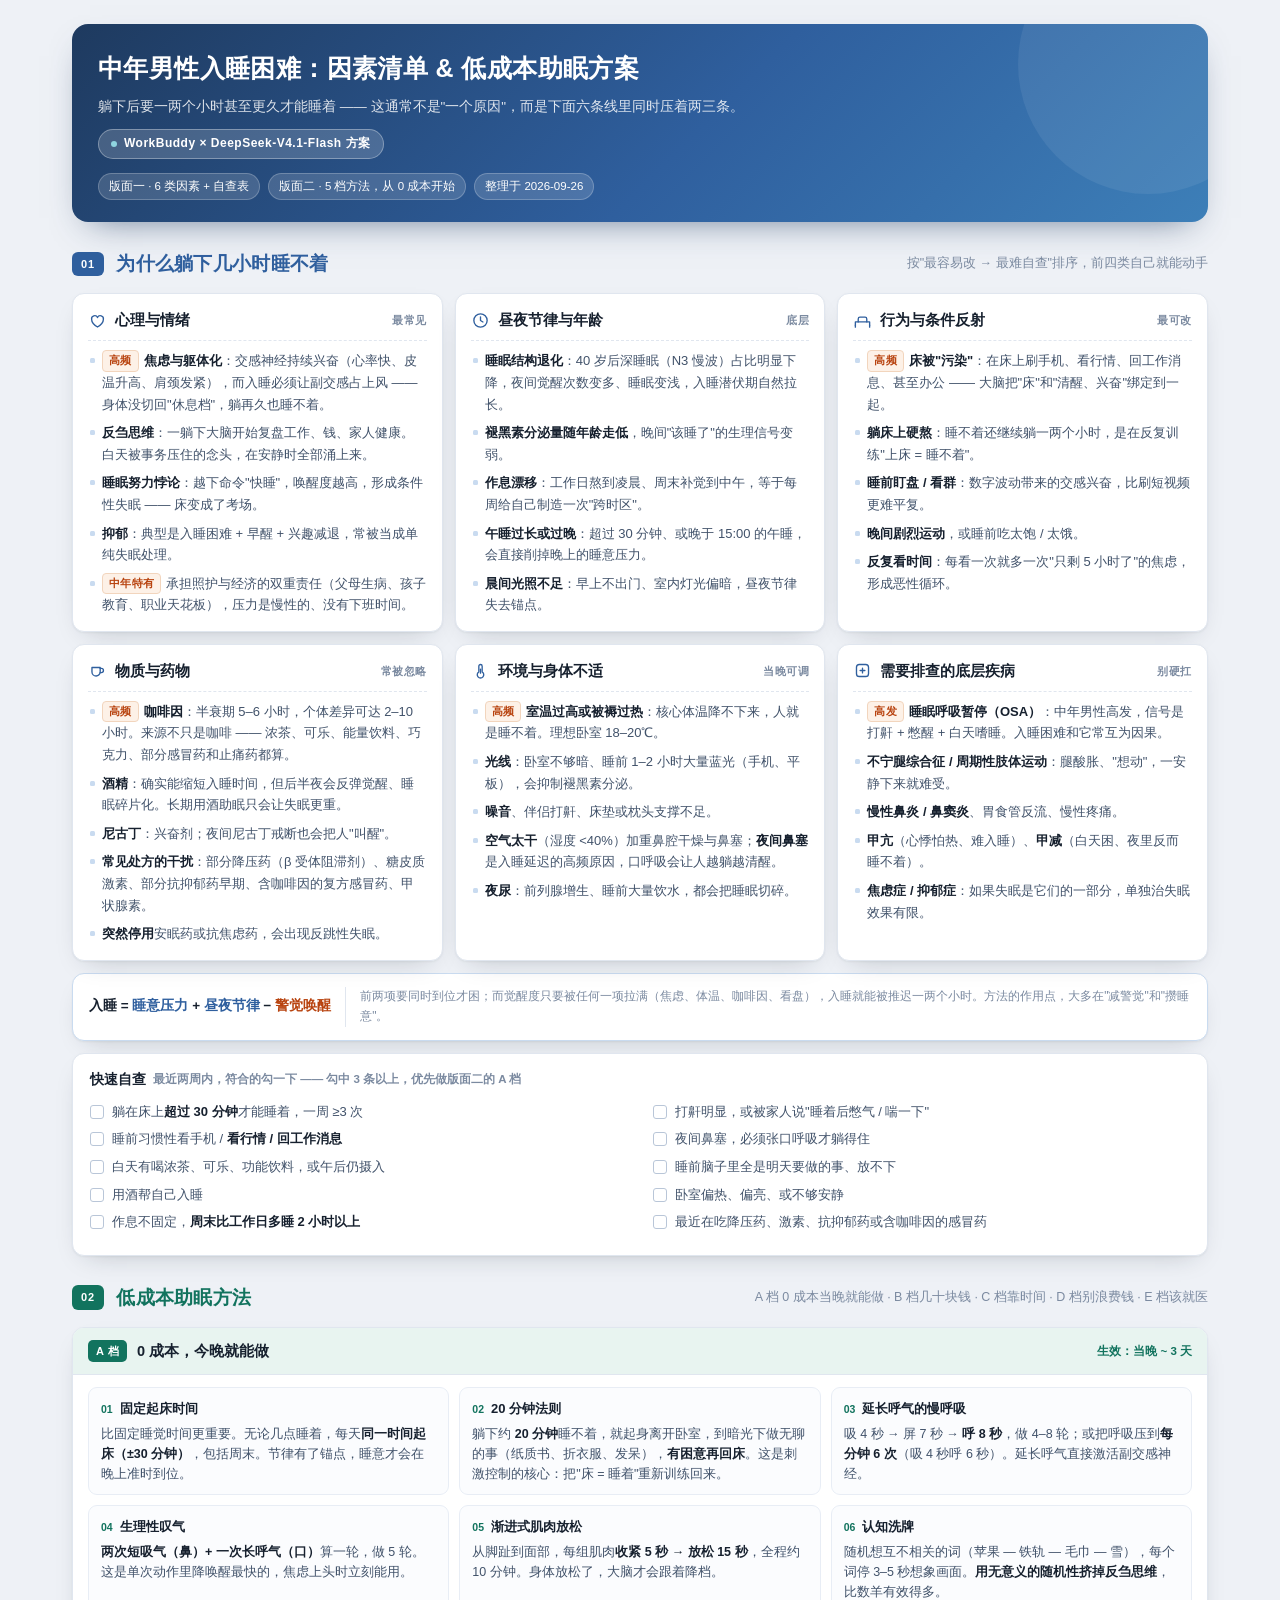
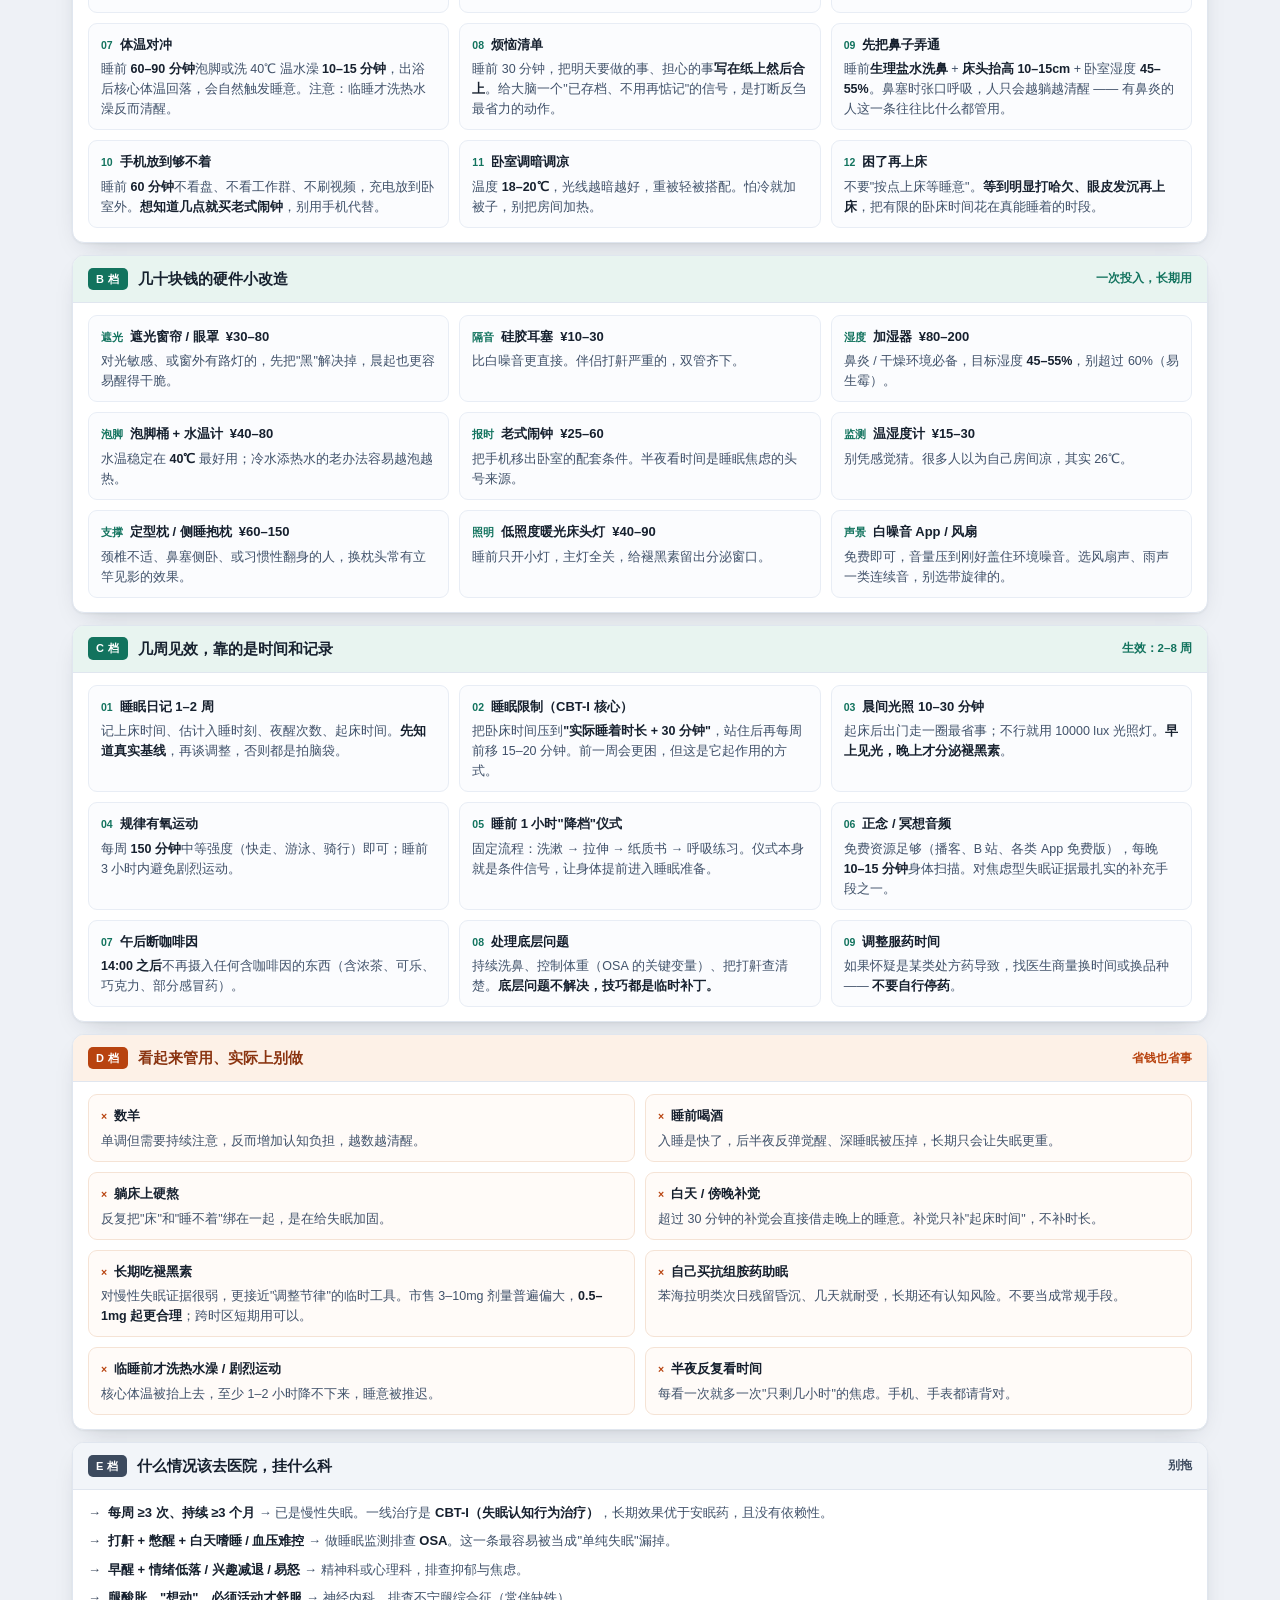
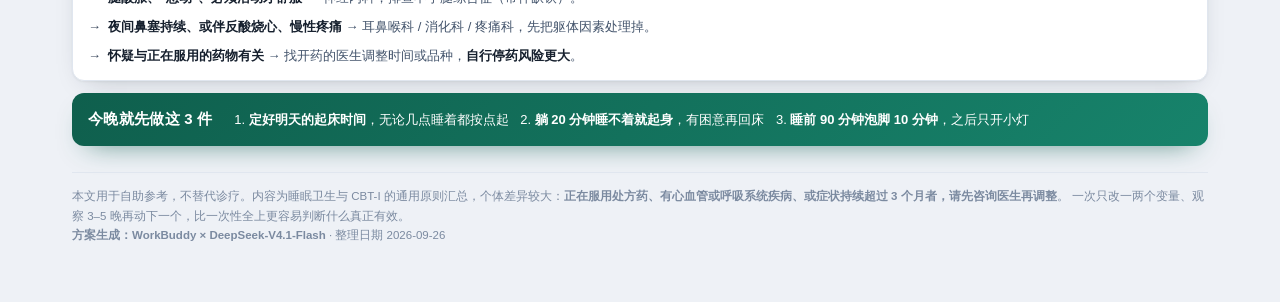
<file: workbuddy/index.html>
<!DOCTYPE html>
<html lang="zh-CN">
<head>
<meta charset="UTF-8">
<meta name="viewport" content="width=device-width, initial-scale=1">
<title>中年男性入睡困难：因素清单 &amp; 低成本助眠方案 · WorkBuddy × DeepSeek-V4.1-Flash 方案</title>
<meta name="description" content="中年男性入睡困难的六类因素清单与五档低成本助眠方法（0 成本 / 几十元硬件 / 数周见效 / 别做 / 就医信号）。WorkBuddy × DeepSeek-V4.1-Flash 方案生成，含 A4 打印样式。">
<style>
:root{
  --bg:#eef1f6;
  --card:#ffffff;
  --ink:#16202e;
  --ink2:#41526a;
  --ink3:#7b8aa0;
  --line:#e0e6ef;
  --a:#2f5f9e;
  --a-soft:#eaf1fa;
  --a-line:#c9dbf0;
  --b:#12735e;
  --b-soft:#e8f4f0;
  --b-line:#bfe2d7;
  --warn:#b8430f;
  --warn-soft:#fdf1e7;
  --warn-line:#f2d5bd;
  --shadow:0 1px 2px rgba(22,32,46,.05),0 10px 26px -14px rgba(22,32,46,.28);
}
*{box-sizing:border-box}
html{-webkit-text-size-adjust:100%}
body{
  margin:0;background:var(--bg);color:var(--ink);
  font-family:-apple-system,BlinkMacSystemFont,"PingFang SC","Hiragino Sans GB","Microsoft YaHei",sans-serif;
  font-size:14px;line-height:1.66;-webkit-font-smoothing:antialiased;
}
.wrap{max-width:1180px;margin:0 auto;padding:24px 22px 56px}

/* ---------- hero ---------- */
.hero{
  background:linear-gradient(135deg,#1e3a5f 0%,#2f5f9e 55%,#3d7fb8 100%);
  color:#fff;border-radius:16px;padding:24px 26px 22px;
  box-shadow:0 14px 34px -18px rgba(30,58,95,.72);
  position:relative;overflow:hidden;
}
.hero:after{
  content:"";position:absolute;right:-70px;top:-90px;width:260px;height:260px;
  border-radius:50%;background:rgba(255,255,255,.07);
}
.hero h1{margin:0 0 6px;font-size:25px;letter-spacing:.4px;font-weight:700}
.hero p{margin:0;font-size:13.5px;color:rgba(255,255,255,.85)}
.byline{
  display:inline-flex;align-items:center;gap:7px;margin-top:11px;
  font-size:12px;font-weight:700;letter-spacing:.5px;
  padding:4px 12px;border-radius:999px;
  background:rgba(255,255,255,.17);border:1px solid rgba(255,255,255,.32);
  color:#fff;position:relative;z-index:1;
}
.byline .bdot{width:6px;height:6px;border-radius:50%;background:#8fd4df;flex:none}
.hero .meta{margin-top:14px;display:flex;flex-wrap:wrap;gap:8px}
.hero .meta span{
  font-size:11.5px;padding:3px 10px;border-radius:999px;
  background:rgba(255,255,255,.15);border:1px solid rgba(255,255,255,.22);
}

/* ---------- board ---------- */
.board{margin-top:26px}
.board-head{display:flex;align-items:center;gap:12px;margin-bottom:14px}
.board-head .idx{
  font-size:11px;font-weight:800;letter-spacing:1px;color:#fff;
  padding:3px 9px;border-radius:6px;flex:none;
}
.board-a .idx{background:var(--a)}
.board-b .idx{background:var(--b)}
.board-head h2{margin:0;font-size:19px;font-weight:700;letter-spacing:.3px}
.board-head .sub{font-size:12.5px;color:var(--ink3);margin-left:auto;text-align:right}
.board-a .board-head h2{color:var(--a)}
.board-b .board-head h2{color:var(--b)}

/* ---------- cards ---------- */
.grid{display:grid;gap:12px}
.g3{grid-template-columns:repeat(3,1fr)}
.g2{grid-template-columns:repeat(2,1fr)}
@media(max-width:980px){.g3{grid-template-columns:repeat(2,1fr)}}
@media(max-width:700px){.g3,.g2{grid-template-columns:1fr}.board-head .sub{display:none}}

.card{
  background:var(--card);border:1px solid var(--line);border-radius:12px;
  padding:14px 15px 15px;box-shadow:var(--shadow);
}
.card h3{
  margin:0 0 9px;font-size:14.5px;font-weight:700;display:flex;align-items:center;gap:8px;
  padding-bottom:8px;border-bottom:1px dashed var(--line);
}
.card h3 svg{flex:none;width:19px;height:19px;color:var(--a)}
.card h3 .n{font-size:11px;color:var(--ink3);font-weight:600;margin-left:auto;letter-spacing:.5px}

ul.list{margin:0;padding:0;list-style:none}
ul.list li{position:relative;padding-left:14px;margin:0 0 7px;font-size:13px;color:var(--ink2)}
ul.list li:last-child{margin-bottom:0}
ul.list li:before{
  content:"";position:absolute;left:2px;top:8px;width:5px;height:5px;
  border-radius:1.5px;background:var(--a-line);
}
ul.list li b{color:var(--ink);font-weight:700}

.tag{
  display:inline-block;font-size:10.5px;font-weight:700;letter-spacing:.3px;
  padding:1px 6px;border-radius:4px;margin-right:5px;vertical-align:1px;
  background:var(--warn-soft);color:var(--warn);border:1px solid var(--warn-line);
}
.tag.blue{background:var(--a-soft);color:var(--a);border-color:var(--a-line)}
.tag.green{background:var(--b-soft);color:var(--b);border-color:var(--b-line)}

/* ---------- mechanism strip ---------- */
.formula{
  margin-top:12px;background:#fff;border:1px solid var(--a-line);border-radius:12px;
  padding:13px 16px;display:flex;align-items:center;gap:14px;flex-wrap:wrap;
  box-shadow:var(--shadow);
}
.formula .fx{font-size:13.5px;color:var(--ink);font-weight:600}
.formula .fx em{font-style:normal;color:var(--a);font-weight:800}
.formula .fx s{text-decoration:none;color:var(--warn);font-weight:800}
.formula .tip{font-size:12px;color:var(--ink3);border-left:1px solid var(--line);padding-left:14px;flex:1;min-width:240px}

/* ---------- checklist ---------- */
.check{
  margin-top:12px;background:#fff;border:1px solid var(--line);border-radius:12px;
  padding:15px 17px 16px;box-shadow:var(--shadow);
}
.check .ct{font-size:13.5px;font-weight:700;margin:0 0 10px;display:flex;align-items:center;gap:7px}
.check .ct span{font-size:11.5px;color:var(--ink3);font-weight:600}
.check .cols{columns:2;column-gap:26px}
@media(max-width:700px){.check .cols{columns:1}}
.check .it{
  font-size:13px;color:var(--ink2);margin:0 0 6px;padding-left:22px;position:relative;
  break-inside:avoid;
}
.check .it:before{
  content:"";position:absolute;left:0;top:4px;width:12px;height:12px;border-radius:3px;
  border:1.5px solid #b9c6d8;background:#fff;
}
.check .it b{color:var(--ink)}

/* ---------- board B ---------- */
.tier{
  background:#fff;border:1px solid var(--line);border-radius:12px;
  box-shadow:var(--shadow);overflow:hidden;margin-bottom:12px;
}
.tier-head{
  display:flex;align-items:center;gap:10px;padding:11px 15px;
  border-bottom:1px solid var(--line);background:var(--b-soft);
}
.tier-head .lv{
  font-size:11px;font-weight:800;color:#fff;background:var(--b);
  padding:2px 8px;border-radius:5px;letter-spacing:.5px;flex:none;
}
.tier-head h3{margin:0;font-size:14.5px;font-weight:700}
.tier-head .when{font-size:11.5px;color:var(--b);font-weight:700;margin-left:auto;flex:none}
.tier-body{padding:12px 15px 14px}

.mgrid{display:grid;gap:10px}
.m3{grid-template-columns:repeat(3,1fr)}
.m2{grid-template-columns:repeat(2,1fr)}
@media(max-width:980px){.m3{grid-template-columns:repeat(2,1fr)}}
@media(max-width:700px){.m3,.m2{grid-template-columns:1fr}}
.m{
  background:#fbfcfe;border:1px solid #e8edf5;border-radius:9px;padding:10px 12px;
}
.m .t{font-size:13px;font-weight:700;color:var(--ink);margin-bottom:4px;display:flex;gap:7px;align-items:baseline}
.m .t i{font-style:normal;font-size:10.5px;font-weight:800;color:var(--b);flex:none}
.m p{margin:0;font-size:12.5px;color:var(--ink2);line-height:1.6}
.m p b{color:var(--ink)}

.tier.warn .tier-head{background:var(--warn-soft)}
.tier.warn .tier-head .lv{background:var(--warn)}
.tier.warn .tier-head .when{color:var(--warn)}
.tier.warn .tier-head h3{color:#8a3410}
.tier.warn .m{background:#fffbf8;border-color:#f5e3d5}
.tier.warn .m .t i{color:var(--warn)}

.tier.clinic .tier-head{background:#f2f5f9}
.tier.clinic .tier-head .lv{background:#3c4a5e}
.tier.clinic .tier-head .when{color:#3c4a5e}

.ci{display:flex;gap:7px;font-size:13px;color:var(--ink2);margin:0 0 7px;align-items:baseline}
.ci:last-child{margin-bottom:0}
.ci .arw{color:#3c4a5e;font-weight:800;flex:none}
.ci b{color:var(--ink)}

/* ---------- banner ---------- */
.banner{
  margin-top:12px;border-radius:12px;padding:14px 16px;
  background:linear-gradient(135deg,#0f5f4d,#17836b);
  color:#fff;display:flex;align-items:center;gap:16px;flex-wrap:wrap;
  box-shadow:0 12px 28px -16px rgba(15,95,77,.8);
}
.banner .bt{font-size:15px;font-weight:800;flex:none;letter-spacing:.3px}
.banner ol{margin:0;padding-left:20px;display:flex;gap:22px;flex-wrap:wrap;font-size:13px}
.banner ol li{padding-right:4px}
.banner ol li b{font-weight:800}

footer{
  margin-top:26px;font-size:11.5px;color:var(--ink3);line-height:1.7;
  border-top:1px solid var(--line);padding-top:14px;
}

/* ---------- print ---------- */
@media print{
  body{background:#fff;font-size:11.5px}
  .wrap{max-width:none;padding:0 6mm}
  .hero{box-shadow:none;border-radius:8px;padding:14px 16px;background:#1e3a5f !important;-webkit-print-color-adjust:exact;print-color-adjust:exact}
  .hero h1{font-size:19px}
  .card,.tier,.check,.formula,.banner{box-shadow:none;break-inside:avoid;page-break-inside:avoid}
  .board{break-inside:avoid}
  .board-a{page-break-after:always}
  .tier{margin-bottom:8px}
  .banner{background:#0f5f4d !important;-webkit-print-color-adjust:exact;print-color-adjust:exact}
  @page{size:A4;margin:10mm}
}
</style>
</head>
<body>
<div class="wrap">

  <!-- ============ HERO ============ -->
  <div class="hero">
    <h1>中年男性入睡困难：因素清单 &amp; 低成本助眠方案</h1>
    <p>躺下后要一两个小时甚至更久才能睡着 —— 这通常不是"一个原因"，而是下面六条线里同时压着两三条。</p>
    <div class="byline"><span class="bdot"></span>WorkBuddy × DeepSeek-V4.1-Flash 方案</div>
    <div class="meta">
      <span>版面一 · 6 类因素 + 自查表</span>
      <span>版面二 · 5 档方法，从 0 成本开始</span>
      <span>整理于 2026-09-26</span>
    </div>
  </div>

  <!-- ============ BOARD A ============ -->
  <section class="board board-a">
    <div class="board-head">
      <span class="idx">01</span>
      <h2>为什么躺下几小时睡不着</h2>
      <span class="sub">按"最容易改 → 最难自查"排序，前四类自己就能动手</span>
    </div>

    <div class="grid g3">

      <div class="card">
        <h3>
          <svg viewBox="0 0 24 24" fill="none" stroke="currentColor" stroke-width="1.7" stroke-linecap="round" stroke-linejoin="round"><path d="M12 20.2S4.6 15.6 4.6 10.6A3.9 3.9 0 0 1 12 8.3a3.9 3.9 0 0 1 7.4 2.3c0 5-7.4 9.6-7.4 9.6z"/></svg>
          心理与情绪 <span class="n">最常见</span>
        </h3>
        <ul class="list">
          <li><span class="tag">高频</span><b>焦虑与躯体化</b>：交感神经持续兴奋（心率快、皮温升高、肩颈发紧），而入睡必须让副交感占上风 —— 身体没切回"休息档"，躺再久也睡不着。</li>
          <li><b>反刍思维</b>：一躺下大脑开始复盘工作、钱、家人健康。白天被事务压住的念头，在安静时全部涌上来。</li>
          <li><b>睡眠努力悖论</b>：越下命令"快睡"，唤醒度越高，形成条件性失眠 —— 床变成了考场。</li>
          <li><b>抑郁</b>：典型是入睡困难 + 早醒 + 兴趣减退，常被当成单纯失眠处理。</li>
          <li><span class="tag">中年特有</span>承担照护与经济的双重责任（父母生病、孩子教育、职业天花板），压力是慢性的、没有下班时间。</li>
        </ul>
      </div>

      <div class="card">
        <h3>
          <svg viewBox="0 0 24 24" fill="none" stroke="currentColor" stroke-width="1.7" stroke-linecap="round" stroke-linejoin="round"><circle cx="12" cy="12" r="8.4"/><path d="M12 7.4V12l3.1 1.9"/></svg>
          昼夜节律与年龄 <span class="n">底层</span>
        </h3>
        <ul class="list">
          <li><b>睡眠结构退化</b>：40 岁后深睡眠（N3 慢波）占比明显下降，夜间觉醒次数变多、睡眠变浅，入睡潜伏期自然拉长。</li>
          <li><b>褪黑素分泌量随年龄走低</b>，晚间"该睡了"的生理信号变弱。</li>
          <li><b>作息漂移</b>：工作日熬到凌晨、周末补觉到中午，等于每周给自己制造一次"跨时区"。</li>
          <li><b>午睡过长或过晚</b>：超过 30 分钟、或晚于 15:00 的午睡，会直接削掉晚上的睡意压力。</li>
          <li><b>晨间光照不足</b>：早上不出门、室内灯光偏暗，昼夜节律失去锚点。</li>
        </ul>
      </div>

      <div class="card">
        <h3>
          <svg viewBox="0 0 24 24" fill="none" stroke="currentColor" stroke-width="1.7" stroke-linecap="round" stroke-linejoin="round"><path d="M3 18v-4.2h18V18"/><path d="M3 18v2.4M21 18v2.4"/><path d="M6.6 13.8V10a2.2 2.2 0 0 1 2.2-2.2h6.4A2.2 2.2 0 0 1 17.4 10v3.8"/></svg>
          行为与条件反射 <span class="n">最可改</span>
        </h3>
        <ul class="list">
          <li><span class="tag">高频</span><b>床被"污染"</b>：在床上刷手机、看行情、回工作消息、甚至办公 —— 大脑把"床"和"清醒、兴奋"绑定到一起。</li>
          <li><b>躺床上硬熬</b>：睡不着还继续躺一两个小时，是在反复训练"上床 = 睡不着"。</li>
          <li><b>睡前盯盘 / 看群</b>：数字波动带来的交感兴奋，比刷短视频更难平复。</li>
          <li><b>晚间剧烈运动</b>，或睡前吃太饱 / 太饿。</li>
          <li><b>反复看时间</b>：每看一次就多一次"只剩 5 小时了"的焦虑，形成恶性循环。</li>
        </ul>
      </div>

      <div class="card">
        <h3>
          <svg viewBox="0 0 24 24" fill="none" stroke="currentColor" stroke-width="1.7" stroke-linecap="round" stroke-linejoin="round"><path d="M5 8.2h10.4v5.6a5.2 5.2 0 0 1-5.2 5.2h0a5.2 5.2 0 0 1-5.2-5.2V8.2z"/><path d="M15.4 9.4h1.5a2.6 2.6 0 0 1 0 5.2h-1.5"/></svg>
          物质与药物 <span class="n">常被忽略</span>
        </h3>
        <ul class="list">
          <li><span class="tag">高频</span><b>咖啡因</b>：半衰期 5–6 小时，个体差异可达 2–10 小时。来源不只是咖啡 —— 浓茶、可乐、能量饮料、巧克力、部分感冒药和止痛药都算。</li>
          <li><b>酒精</b>：确实能缩短入睡时间，但后半夜会反弹觉醒、睡眠碎片化。长期用酒助眠只会让失眠更重。</li>
          <li><b>尼古丁</b>：兴奋剂；夜间尼古丁戒断也会把人"叫醒"。</li>
          <li><b>常见处方的干扰</b>：部分降压药（β 受体阻滞剂）、糖皮质激素、部分抗抑郁药早期、含咖啡因的复方感冒药、甲状腺素。</li>
          <li><b>突然停用</b>安眠药或抗焦虑药，会出现反跳性失眠。</li>
        </ul>
      </div>

      <div class="card">
        <h3>
          <svg viewBox="0 0 24 24" fill="none" stroke="currentColor" stroke-width="1.7" stroke-linecap="round" stroke-linejoin="round"><path d="M12 4.4a2.1 2.1 0 0 1 2.1 2.1v7.3a4.1 4.1 0 1 1-4.2 0V6.5A2.1 2.1 0 0 1 12 4.4z"/><path d="M12 15.4v-5"/></svg>
          环境与身体不适 <span class="n">当晚可调</span>
        </h3>
        <ul class="list">
          <li><span class="tag">高频</span><b>室温过高或被褥过热</b>：核心体温降不下来，人就是睡不着。理想卧室 18–20℃。</li>
          <li><b>光线</b>：卧室不够暗、睡前 1–2 小时大量蓝光（手机、平板），会抑制褪黑素分泌。</li>
          <li><b>噪音</b>、伴侣打鼾、床垫或枕头支撑不足。</li>
          <li><b>空气太干</b>（湿度 &lt;40%）加重鼻腔干燥与鼻塞；<b>夜间鼻塞</b>是入睡延迟的高频原因，口呼吸会让人越躺越清醒。</li>
          <li><b>夜尿</b>：前列腺增生、睡前大量饮水，都会把睡眠切碎。</li>
        </ul>
      </div>

      <div class="card">
        <h3>
          <svg viewBox="0 0 24 24" fill="none" stroke="currentColor" stroke-width="1.7" stroke-linecap="round" stroke-linejoin="round"><rect x="4.4" y="4.4" width="15.2" height="15.2" rx="3.6"/><path d="M12 9v6M9 12h6"/></svg>
          需要排查的底层疾病 <span class="n">别硬扛</span>
        </h3>
        <ul class="list">
          <li><span class="tag">高发</span><b>睡眠呼吸暂停（OSA）</b>：中年男性高发，信号是打鼾 + 憋醒 + 白天嗜睡。入睡困难和它常互为因果。</li>
          <li><b>不宁腿综合征 / 周期性肢体运动</b>：腿酸胀、"想动"，一安静下来就难受。</li>
          <li><b>慢性鼻炎 / 鼻窦炎</b>、胃食管反流、慢性疼痛。</li>
          <li><b>甲亢</b>（心悸怕热、难入睡）、<b>甲减</b>（白天困、夜里反而睡不着）。</li>
          <li><b>焦虑症 / 抑郁症</b>：如果失眠是它们的一部分，单独治失眠效果有限。</li>
        </ul>
      </div>

    </div>

    <div class="formula">
      <div class="fx">入睡 = <em>睡意压力</em> + <em>昼夜节律</em> − <s>警觉唤醒</s></div>
      <div class="tip">前两项要同时到位才困；而觉醒度只要被任何一项拉满（焦虑、体温、咖啡因、看盘），入睡就能被推迟一两个小时。方法的作用点，大多在"减警觉"和"攒睡意"。</div>
    </div>

    <div class="check">
      <p class="ct">快速自查 <span>最近两周内，符合的勾一下 —— 勾中 3 条以上，优先做版面二的 A 档</span></p>
      <div class="cols">
        <div class="it">躺在床上<b>超过 30 分钟</b>才能睡着，一周 ≥3 次</div>
        <div class="it">睡前习惯性看手机 / <b>看行情 / 回工作消息</b></div>
        <div class="it">白天有喝浓茶、可乐、功能饮料，或午后仍摄入</div>
        <div class="it">用酒帮自己入睡</div>
        <div class="it">作息不固定，<b>周末比工作日多睡 2 小时以上</b></div>
        <div class="it">打鼾明显，或被家人说"睡着后憋气 / 喘一下"</div>
        <div class="it">夜间鼻塞，必须张口呼吸才躺得住</div>
        <div class="it">睡前脑子里全是明天要做的事、放不下</div>
        <div class="it">卧室偏热、偏亮、或不够安静</div>
        <div class="it">最近在吃降压药、激素、抗抑郁药或含咖啡因的感冒药</div>
      </div>
    </div>
  </section>

  <!-- ============ BOARD B ============ -->
  <section class="board board-b">
    <div class="board-head">
      <span class="idx">02</span>
      <h2>低成本助眠方法</h2>
      <span class="sub">A 档 0 成本当晚就能做 · B 档几十块钱 · C 档靠时间 · D 档别浪费钱 · E 档该就医</span>
    </div>

    <!-- A -->
    <div class="tier">
      <div class="tier-head">
        <span class="lv">A 档</span>
        <h3>0 成本，今晚就能做</h3>
        <span class="when">生效：当晚 ~ 3 天</span>
      </div>
      <div class="tier-body">
        <div class="mgrid m3">
          <div class="m">
            <div class="t"><i>01</i>固定起床时间</div>
            <p>比固定睡觉时间更重要。无论几点睡着，每天<b>同一时间起床（±30 分钟）</b>，包括周末。节律有了锚点，睡意才会在晚上准时到位。</p>
          </div>
          <div class="m">
            <div class="t"><i>02</i>20 分钟法则</div>
            <p>躺下约 <b>20 分钟</b>睡不着，就起身离开卧室，到暗光下做无聊的事（纸质书、折衣服、发呆），<b>有困意再回床</b>。这是刺激控制的核心：把"床 = 睡着"重新训练回来。</p>
          </div>
          <div class="m">
            <div class="t"><i>03</i>延长呼气的慢呼吸</div>
            <p>吸 4 秒 → 屏 7 秒 → <b>呼 8 秒</b>，做 4–8 轮；或把呼吸压到<b>每分钟 6 次</b>（吸 4 秒呼 6 秒）。延长呼气直接激活副交感神经。</p>
          </div>
          <div class="m">
            <div class="t"><i>04</i>生理性叹气</div>
            <p><b>两次短吸气（鼻）+ 一次长呼气（口）</b>算一轮，做 5 轮。这是单次动作里降唤醒最快的，焦虑上头时立刻能用。</p>
          </div>
          <div class="m">
            <div class="t"><i>05</i>渐进式肌肉放松</div>
            <p>从脚趾到面部，每组肌肉<b>收紧 5 秒 → 放松 15 秒</b>，全程约 10 分钟。身体放松了，大脑才会跟着降档。</p>
          </div>
          <div class="m">
            <div class="t"><i>06</i>认知洗牌</div>
            <p>随机想互不相关的词（苹果 — 铁轨 — 毛巾 — 雪），每个词停 3–5 秒想象画面。<b>用无意义的随机性挤掉反刍思维</b>，比数羊有效得多。</p>
          </div>
          <div class="m">
            <div class="t"><i>07</i>体温对冲</div>
            <p>睡前 <b>60–90 分钟</b>泡脚或洗 40℃ 温水澡 <b>10–15 分钟</b>，出浴后核心体温回落，会自然触发睡意。注意：临睡才洗热水澡反而清醒。</p>
          </div>
          <div class="m">
            <div class="t"><i>08</i>烦恼清单</div>
            <p>睡前 30 分钟，把明天要做的事、担心的事<b>写在纸上然后合上</b>。给大脑一个"已存档、不用再惦记"的信号，是打断反刍最省力的动作。</p>
          </div>
          <div class="m">
            <div class="t"><i>09</i>先把鼻子弄通</div>
            <p>睡前<b>生理盐水洗鼻</b> + <b>床头抬高 10–15cm</b> + 卧室湿度 <b>45–55%</b>。鼻塞时张口呼吸，人只会越躺越清醒 —— 有鼻炎的人这一条往往比什么都管用。</p>
          </div>
          <div class="m">
            <div class="t"><i>10</i>手机放到够不着</div>
            <p>睡前 <b>60 分钟</b>不看盘、不看工作群、不刷视频，充电放到卧室外。<b>想知道几点就买老式闹钟</b>，别用手机代替。</p>
          </div>
          <div class="m">
            <div class="t"><i>11</i>卧室调暗调凉</div>
            <p>温度 <b>18–20℃</b>，光线越暗越好，重被轻被搭配。怕冷就加被子，别把房间加热。</p>
          </div>
          <div class="m">
            <div class="t"><i>12</i>困了再上床</div>
            <p>不要"按点上床等睡意"。<b>等到明显打哈欠、眼皮发沉再上床</b>，把有限的卧床时间花在真能睡着的时段。</p>
          </div>
        </div>
      </div>
    </div>

    <!-- B -->
    <div class="tier">
      <div class="tier-head">
        <span class="lv">B 档</span>
        <h3>几十块钱的硬件小改造</h3>
        <span class="when">一次投入，长期用</span>
      </div>
      <div class="tier-body">
        <div class="mgrid m3">
          <div class="m"><div class="t"><i>遮光</i>遮光窗帘 / 眼罩 <b>¥30–80</b></div><p>对光敏感、或窗外有路灯的，先把"黑"解决掉，晨起也更容易醒得干脆。</p></div>
          <div class="m"><div class="t"><i>隔音</i>硅胶耳塞 <b>¥10–30</b></div><p>比白噪音更直接。伴侣打鼾严重的，双管齐下。</p></div>
          <div class="m"><div class="t"><i>湿度</i>加湿器 <b>¥80–200</b></div><p>鼻炎 / 干燥环境必备，目标湿度 <b>45–55%</b>，别超过 60%（易生霉）。</p></div>
          <div class="m"><div class="t"><i>泡脚</i>泡脚桶 + 水温计 <b>¥40–80</b></div><p>水温稳定在 <b>40℃</b> 最好用；冷水添热水的老办法容易越泡越热。</p></div>
          <div class="m"><div class="t"><i>报时</i>老式闹钟 <b>¥25–60</b></div><p>把手机移出卧室的配套条件。半夜看时间是睡眠焦虑的头号来源。</p></div>
          <div class="m"><div class="t"><i>监测</i>温湿度计 <b>¥15–30</b></div><p>别凭感觉猜。很多人以为自己房间凉，其实 26℃。</p></div>
          <div class="m"><div class="t"><i>支撑</i>定型枕 / 侧睡抱枕 <b>¥60–150</b></div><p>颈椎不适、鼻塞侧卧、或习惯性翻身的人，换枕头常有立竿见影的效果。</p></div>
          <div class="m"><div class="t"><i>照明</i>低照度暖光床头灯 <b>¥40–90</b></div><p>睡前只开小灯，主灯全关，给褪黑素留出分泌窗口。</p></div>
          <div class="m"><div class="t"><i>声景</i>白噪音 App / 风扇</div><p>免费即可，音量压到刚好盖住环境噪音。选风扇声、雨声一类连续音，别选带旋律的。</p></div>
        </div>
      </div>
    </div>

    <!-- C -->
    <div class="tier">
      <div class="tier-head">
        <span class="lv">C 档</span>
        <h3>几周见效，靠的是时间和记录</h3>
        <span class="when">生效：2–8 周</span>
      </div>
      <div class="tier-body">
        <div class="mgrid m3">
          <div class="m"><div class="t"><i>01</i>睡眠日记 1–2 周</div><p>记上床时间、估计入睡时刻、夜醒次数、起床时间。<b>先知道真实基线</b>，再谈调整，否则都是拍脑袋。</p></div>
          <div class="m"><div class="t"><i>02</i>睡眠限制（CBT-I 核心）</div><p>把卧床时间压到<b>"实际睡着时长 + 30 分钟"</b>，站住后再每周前移 15–20 分钟。前一周会更困，但这是它起作用的方式。</p></div>
          <div class="m"><div class="t"><i>03</i>晨间光照 10–30 分钟</div><p>起床后出门走一圈最省事；不行就用 10000 lux 光照灯。<b>早上见光，晚上才分泌褪黑素</b>。</p></div>
          <div class="m"><div class="t"><i>04</i>规律有氧运动</div><p>每周 <b>150 分钟</b>中等强度（快走、游泳、骑行）即可；睡前 3 小时内避免剧烈运动。</p></div>
          <div class="m"><div class="t"><i>05</i>睡前 1 小时"降档"仪式</div><p>固定流程：洗漱 → 拉伸 → 纸质书 → 呼吸练习。仪式本身就是条件信号，让身体提前进入睡眠准备。</p></div>
          <div class="m"><div class="t"><i>06</i>正念 / 冥想音频</div><p>免费资源足够（播客、B 站、各类 App 免费版），每晚 <b>10–15 分钟</b>身体扫描。对焦虑型失眠证据最扎实的补充手段之一。</p></div>
          <div class="m"><div class="t"><i>07</i>午后断咖啡因</div><p><b>14:00 之后</b>不再摄入任何含咖啡因的东西（含浓茶、可乐、巧克力、部分感冒药）。</p></div>
          <div class="m"><div class="t"><i>08</i>处理底层问题</div><p>持续洗鼻、控制体重（OSA 的关键变量）、把打鼾查清楚。<b>底层问题不解决，技巧都是临时补丁。</b></p></div>
          <div class="m"><div class="t"><i>09</i>调整服药时间</div><p>如果怀疑是某类处方药导致，找医生商量换时间或换品种 —— <b>不要自行停药</b>。</p></div>
        </div>
      </div>
    </div>

    <!-- D -->
    <div class="tier warn">
      <div class="tier-head">
        <span class="lv">D 档</span>
        <h3>看起来管用、实际上别做</h3>
        <span class="when">省钱也省事</span>
      </div>
      <div class="tier-body">
        <div class="mgrid m2">
          <div class="m"><div class="t"><i>×</i>数羊</div><p>单调但需要持续注意，反而增加认知负担，越数越清醒。</p></div>
          <div class="m"><div class="t"><i>×</i>睡前喝酒</div><p>入睡是快了，后半夜反弹觉醒、深睡眠被压掉，长期只会让失眠更重。</p></div>
          <div class="m"><div class="t"><i>×</i>躺床上硬熬</div><p>反复把"床"和"睡不着"绑在一起，是在给失眠加固。</p></div>
          <div class="m"><div class="t"><i>×</i>白天 / 傍晚补觉</div><p>超过 30 分钟的补觉会直接借走晚上的睡意。补觉只补"起床时间"，不补时长。</p></div>
          <div class="m"><div class="t"><i>×</i>长期吃褪黑素</div><p>对慢性失眠证据很弱，更接近"调整节律"的临时工具。市售 3–10mg 剂量普遍偏大，<b>0.5–1mg 起更合理</b>；跨时区短期用可以。</p></div>
          <div class="m"><div class="t"><i>×</i>自己买抗组胺药助眠</div><p>苯海拉明类次日残留昏沉、几天就耐受，长期还有认知风险。不要当成常规手段。</p></div>
          <div class="m"><div class="t"><i>×</i>临睡前才洗热水澡 / 剧烈运动</div><p>核心体温被抬上去，至少 1–2 小时降不下来，睡意被推迟。</p></div>
          <div class="m"><div class="t"><i>×</i>半夜反复看时间</div><p>每看一次就多一次"只剩几小时"的焦虑。手机、手表都请背对。</p></div>
        </div>
      </div>
    </div>

    <!-- E -->
    <div class="tier clinic">
      <div class="tier-head">
        <span class="lv">E 档</span>
        <h3>什么情况该去医院，挂什么科</h3>
        <span class="when">别拖</span>
      </div>
      <div class="tier-body">
        <div class="ci"><span class="arw">→</span><span><b>每周 ≥3 次、持续 ≥3 个月</b> → 已是慢性失眠。一线治疗是 <b>CBT-I（失眠认知行为治疗）</b>，长期效果优于安眠药，且没有依赖性。</span></div>
        <div class="ci"><span class="arw">→</span><span><b>打鼾 + 憋醒 + 白天嗜睡 / 血压难控</b> → 做睡眠监测排查 <b>OSA</b>。这一条最容易被当成"单纯失眠"漏掉。</span></div>
        <div class="ci"><span class="arw">→</span><span><b>早醒 + 情绪低落 / 兴趣减退 / 易怒</b> → 精神科或心理科，排查抑郁与焦虑。</span></div>
        <div class="ci"><span class="arw">→</span><span><b>腿酸胀、"想动"、必须活动才舒服</b> → 神经内科，排查不宁腿综合征（常伴缺铁）。</span></div>
        <div class="ci"><span class="arw">→</span><span><b>夜间鼻塞持续、或伴反酸烧心、慢性疼痛</b> → 耳鼻喉科 / 消化科 / 疼痛科，先把躯体因素处理掉。</span></div>
        <div class="ci"><span class="arw">→</span><span><b>怀疑与正在服用的药物有关</b> → 找开药的医生调整时间或品种，<b>自行停药风险更大</b>。</span></div>
      </div>
    </div>

    <div class="banner">
      <div class="bt">今晚就先做这 3 件</div>
      <ol>
        <li><b>定好明天的起床时间</b>，无论几点睡着都按点起</li>
        <li><b>躺 20 分钟睡不着就起身</b>，有困意再回床</li>
        <li><b>睡前 90 分钟泡脚 10 分钟</b>，之后只开小灯</li>
      </ol>
    </div>

  </section>

  <footer>
    本文用于自助参考，不替代诊疗。内容为睡眠卫生与 CBT-I 的通用原则汇总，个体差异较大：<b>正在服用处方药、有心血管或呼吸系统疾病、或症状持续超过 3 个月者，请先咨询医生再调整</b>。
    一次只改一两个变量、观察 3–5 晚再动下一个，比一次性全上更容易判断什么真正有效。
    <br><b>方案生成：WorkBuddy × DeepSeek-V4.1-Flash</b> · 整理日期 2026-09-26
  </footer>

</div>
</body>
</html>
</file>
<file: style.css>
:root{--ink:#102632;--muted:#566773;--paper:#f5f7f8;--line:#d5dfe3;--accent:#176c7d;--cyan:#8fd4df;--orange:#f6bf79;--white:#fff;--max:1180px}*{box-sizing:border-box}html{scroll-behavior:smooth;scroll-padding-top:90px}body{margin:0;color:var(--ink);background:var(--paper);font:16px/1.85 -apple-system,BlinkMacSystemFont,"PingFang SC","Microsoft YaHei",sans-serif}a{color:var(--accent);text-underline-offset:4px}button,summary,a{-webkit-tap-highlight-color:transparent}a:focus-visible,summary:focus-visible,button:focus-visible{outline:3px solid #c77b15;outline-offset:5px}.skip{position:fixed;left:12px;top:-80px;background:white;z-index:10;padding:10px}.skip:focus{top:10px}.topbar{display:flex;justify-content:space-between;align-items:center;gap:20px;padding:21px max(5vw,calc((100vw - var(--max))/2));background:var(--paper);border-bottom:1px solid var(--line);position:sticky;top:0;z-index:5}.brand{font-weight:750;font-size:23px;color:var(--ink);text-decoration:none;white-space:nowrap}.brand span{font-size:10px;letter-spacing:2px;margin-left:12px}.topbar nav{display:flex;gap:27px}.topbar nav a{font-size:14px;color:var(--ink);text-decoration:none}.topbar nav a:hover{color:var(--accent)}.hero{background:var(--ink);color:#fff;display:grid;grid-template-columns:1.08fr 1fr;gap:7%;padding:64px max(5vw,calc((100vw - var(--max))/2)) 58px}.eyebrow{font-size:12px;font-weight:650;letter-spacing:2.5px;color:var(--accent);margin:0 0 16px}.hero .eyebrow{color:var(--cyan)}h1,h2,h3,p{margin-top:0}h1{font-size:clamp(40px,4.7vw,65px);letter-spacing:-2px;line-height:1.25;margin-bottom:24px;font-weight:650}h1 span{color:var(--cyan)}.hero-lead{font-size:17px;line-height:1.9;color:#d7e1e5}.primary{display:inline-flex;align-items:center;gap:44px;background:var(--cyan);color:var(--ink);padding:12px 20px;font-size:15px;text-decoration:none;border-radius:3px;font-weight:600;margin:12px 0 24px}.primary:hover{background:#b4e3e9}.meta{font-size:12px;color:#aebfc6;margin:0}.hero-note{border:1px solid #45606d;padding:28px 28px 20px;align-self:center;border-radius:4px;background:#173340}.note-label{color:var(--cyan);font-size:14px;letter-spacing:1px;display:block;margin-bottom:10px}.sleep-type{display:flex;gap:20px;padding:19px 0;border-bottom:1px solid #3c5663}.sleep-type>span{font:italic 22px Georgia,serif;color:var(--cyan);padding-top:4px}.sleep-type h2{font-size:18px;margin:0 0 7px;font-weight:600}.sleep-type p{color:#c7d6dd;font-size:14px;line-height:1.8;margin:0}.note-foot{font-size:13px;color:#b5c7cf;margin:18px 0 0}.content{max-width:var(--max);margin:0 auto;padding:68px 0;border-bottom:1px solid var(--line)}.content h2{font-size:32px;line-height:1.5;font-weight:650;letter-spacing:-.7px;margin-bottom:20px}.intro>p{max-width:760px;color:var(--muted)}.mechanisms{display:grid;grid-template-columns:repeat(3,1fr);gap:32px;margin:32px 0 24px}.mechanisms>div{border-top:2px solid var(--accent);padding-top:18px}.mechanisms span{color:var(--muted);font-size:13px}.mechanisms h3{font-size:24px;margin:6px 0 8px}.mechanisms p{margin:0;color:var(--muted);font-size:15px}.small{font-size:13px!important;color:var(--muted)}.section-heading{display:flex;justify-content:space-between;align-items:flex-end;gap:24px}.section-heading>p{font-size:14px;color:var(--muted);max-width:300px;margin-bottom:25px}.catalog{display:grid;grid-template-columns:repeat(4,1fr);gap:8px;margin:20px 0 30px}.catalog a{padding:12px 14px;background:#e8eff2;color:var(--ink);font-size:14px;text-decoration:none;border-radius:3px}.catalog a:hover{background:#dae8ed}.catalog a span{font-size:12px;color:var(--accent);margin-right:8px}.scope-note{background:#e8eff2;padding:20px 24px;font-size:14px;line-height:1.9;margin:20px 0 40px;border-left:3px solid var(--accent)}.legend{display:flex;flex-wrap:wrap;gap:12px;font-size:13px;color:var(--muted);margin:20px 0}.factor-group{margin:48px 0 0;scroll-margin-top:110px}.group-heading{display:flex;align-items:baseline;gap:16px;margin-bottom:7px}.group-num{font:italic 30px Georgia,serif;color:var(--accent)}.group-heading h3{font-size:24px;margin:0}.group-desc{color:var(--muted);font-size:15px;margin:0 0 22px 51px}.factor-group details{border-top:1px solid var(--line);background:#fff}.factor-group details:last-child{border-bottom:1px solid var(--line)}summary{cursor:pointer;display:grid;grid-template-columns:1fr auto 18px;align-items:center;gap:15px;padding:19px 24px;list-style:none}summary::-webkit-details-marker{display:none}summary:after{content:'+';font-size:23px;font-weight:300;color:var(--accent)}details[open]>summary:after{content:'−'}summary:hover{background:#f0f5f7}.factor-title{font-size:17px;font-weight:600}.factor-no{font:13px ui-monospace,monospace;color:var(--muted);margin-right:14px}.tag{display:inline-block;white-space:nowrap;border-radius:2px;font-size:12px;line-height:1.8;font-weight:400;padding:3px 8px;color:#1b6070;background:#e2f0f3}.tag.maintain{color:#745019;background:#faf0df}.tag.background{color:#5a556b;background:#eeecf3}.factor-body{padding:0 56px 26px;max-width:1060px}.factor-body p{font-size:15px;margin:14px 0 0;color:#354a56}.factor-body strong{color:var(--ink);font-weight:650}.factor-body .context{font-size:14px;background:#f2f6f8;padding:12px 16px;border-radius:2px}.factor-body .refs{font-size:12px;color:var(--muted)}.factor-body .refs a{margin-right:8px}.steps{display:grid;grid-template-columns:repeat(2,1fr);gap:30px;margin-top:30px}.step{padding:24px;background:#fff;border:1px solid var(--line);border-radius:3px}.step h3{font-size:18px;margin-bottom:12px}.step h3 span{font:italic 24px Georgia,serif;color:var(--accent);margin-right:12px}.step p,.step li{font-size:15px;color:#354a56}.step ul{padding-left:20px;margin-bottom:0}.treatment{padding:30px;background:var(--ink);color:#fff;margin-top:32px;border-radius:3px}.treatment h3{font-size:23px;margin:0 0 12px;color:var(--cyan)}.treatment p{color:#d7e2e7;font-size:15px;margin-bottom:12px}.treatment a{color:var(--cyan)}.care-grid{display:grid;grid-template-columns:1fr 1fr;gap:28px;margin-top:26px}.care-box{border-top:3px solid var(--accent);background:#fff;padding:25px}.care-box.urgent{border-color:#a44c31;background:#fff6f1}.care-box h3{font-size:20px}.care-box p,.care-box li{font-size:15px}.care-box ul{padding-left:20px;margin-bottom:0}.care-box li{margin-bottom:12px}.care-box a{font-size:12px}#source-list{padding:0;list-style:none;counter-reset:sources;display:grid;grid-template-columns:1fr 1fr;column-gap:36px}#source-list li{counter-increment:sources;display:block;border-top:1px solid var(--line);padding:15px 0 15px 35px;position:relative;font-size:14px;scroll-margin-top:110px}#source-list li:before{content:counter(sources,decimal-leading-zero);position:absolute;left:0;font:13px ui-monospace,monospace;color:var(--muted);top:22px}#source-list a{font-weight:550}#source-list p{margin:4px 0 0;color:var(--muted);font-size:12px}.footer{max-width:var(--max);padding:34px 0;margin:auto;display:flex;align-items:center;justify-content:space-between;gap:20px;font-size:12px;color:var(--muted)}.footer p{margin:0}.footer a{font-size:13px}.footer span{letter-spacing:1px}.count-line{font-size:14px;color:var(--muted);margin-bottom:0}.count-line strong{color:var(--accent)}@media(max-width:1280px){.content,.footer{margin-left:5vw;margin-right:5vw}}@media(min-width:1500px){.hero{gap:100px}}@media(max-width:800px){.brand span{display:none}.topbar{padding:15px 5vw}.topbar nav{gap:18px}.topbar nav a{font-size:13px}.hero{grid-template-columns:1fr;gap:32px;padding-top:40px;padding-bottom:40px}h1{font-size:47px}.hero-note{padding:24px}.hero-copy{max-width:600px}.hero-lead{font-size:16px}.content{padding:44px 0}.content h2{font-size:27px}.section-heading{display:block}.section-heading>p{max-width:none}.catalog{grid-template-columns:repeat(2,1fr)}.mechanisms{gap:20px}.mechanisms p{font-size:14px}.mechanisms h3{font-size:21px}.steps,.care-grid{grid-template-columns:1fr;gap:18px}summary{padding:18px 16px;gap:8px}.factor-title{font-size:16px}.factor-no{display:none}.factor-body{padding:0 20px 22px}.group-heading h3{font-size:22px}.group-desc{margin-left:0}.footer{flex-wrap:wrap}#source-list{grid-template-columns:1fr}}@media(max-width:430px){.topbar nav{gap:12px}.topbar nav a{font-size:12px}.brand{font-size:21px}h1{font-size:41px}.hero-note{padding:20px}.sleep-type{gap:14px}.mechanisms{grid-template-columns:1fr;gap:24px}.mechanisms>div{display:grid;grid-template-columns:85px 1fr;gap:0 15px;padding-top:13px}.mechanisms span{grid-column:1}.mechanisms h3{grid-column:1;margin:0}.mechanisms p{grid-column:2;grid-row:1/3;align-self:center}summary{grid-template-columns:1fr 18px}.tag{grid-row:2;grid-column:1;justify-self:start;font-size:11px}summary:after{grid-column:2;grid-row:1/3}.legend .tag{font-size:12px}.treatment{padding:23px}.scope-note{padding:17px}.catalog a{font-size:13px;padding:11px}.section-heading h2{font-size:26px}}@media(prefers-reduced-motion:reduce){html{scroll-behavior:auto}}@media print{html{scroll-padding-top:0}.topbar,.primary,.catalog,.footer a,.skip{display:none}.hero{display:block;background:white;color:#102632;padding:20px 0}.hero h1{font-size:34px}.hero h1 span,.hero .eyebrow,.hero-lead,.meta{color:#102632}.hero-note{display:none}.content,.footer{margin:0;padding:20px 0}.content h2{font-size:23px}.factor-group{margin-top:25px}details,details .factor-body{display:block!important}details{break-inside:avoid}summary{padding:10px 0}summary:after{display:none}.factor-body{padding:0 10px 15px}.factor-body p{font-size:12px}.steps,.care-grid{display:block}.step,.care-box{margin:12px 0;break-inside:avoid}.treatment{background:#f2f5f7;color:#102632}.treatment h3,.treatment p,.treatment a{color:#102632}a{color:#102632}#source-list{display:block}.tag{border:1px solid #ddd}h2,h3{break-after:avoid}}
</file>
